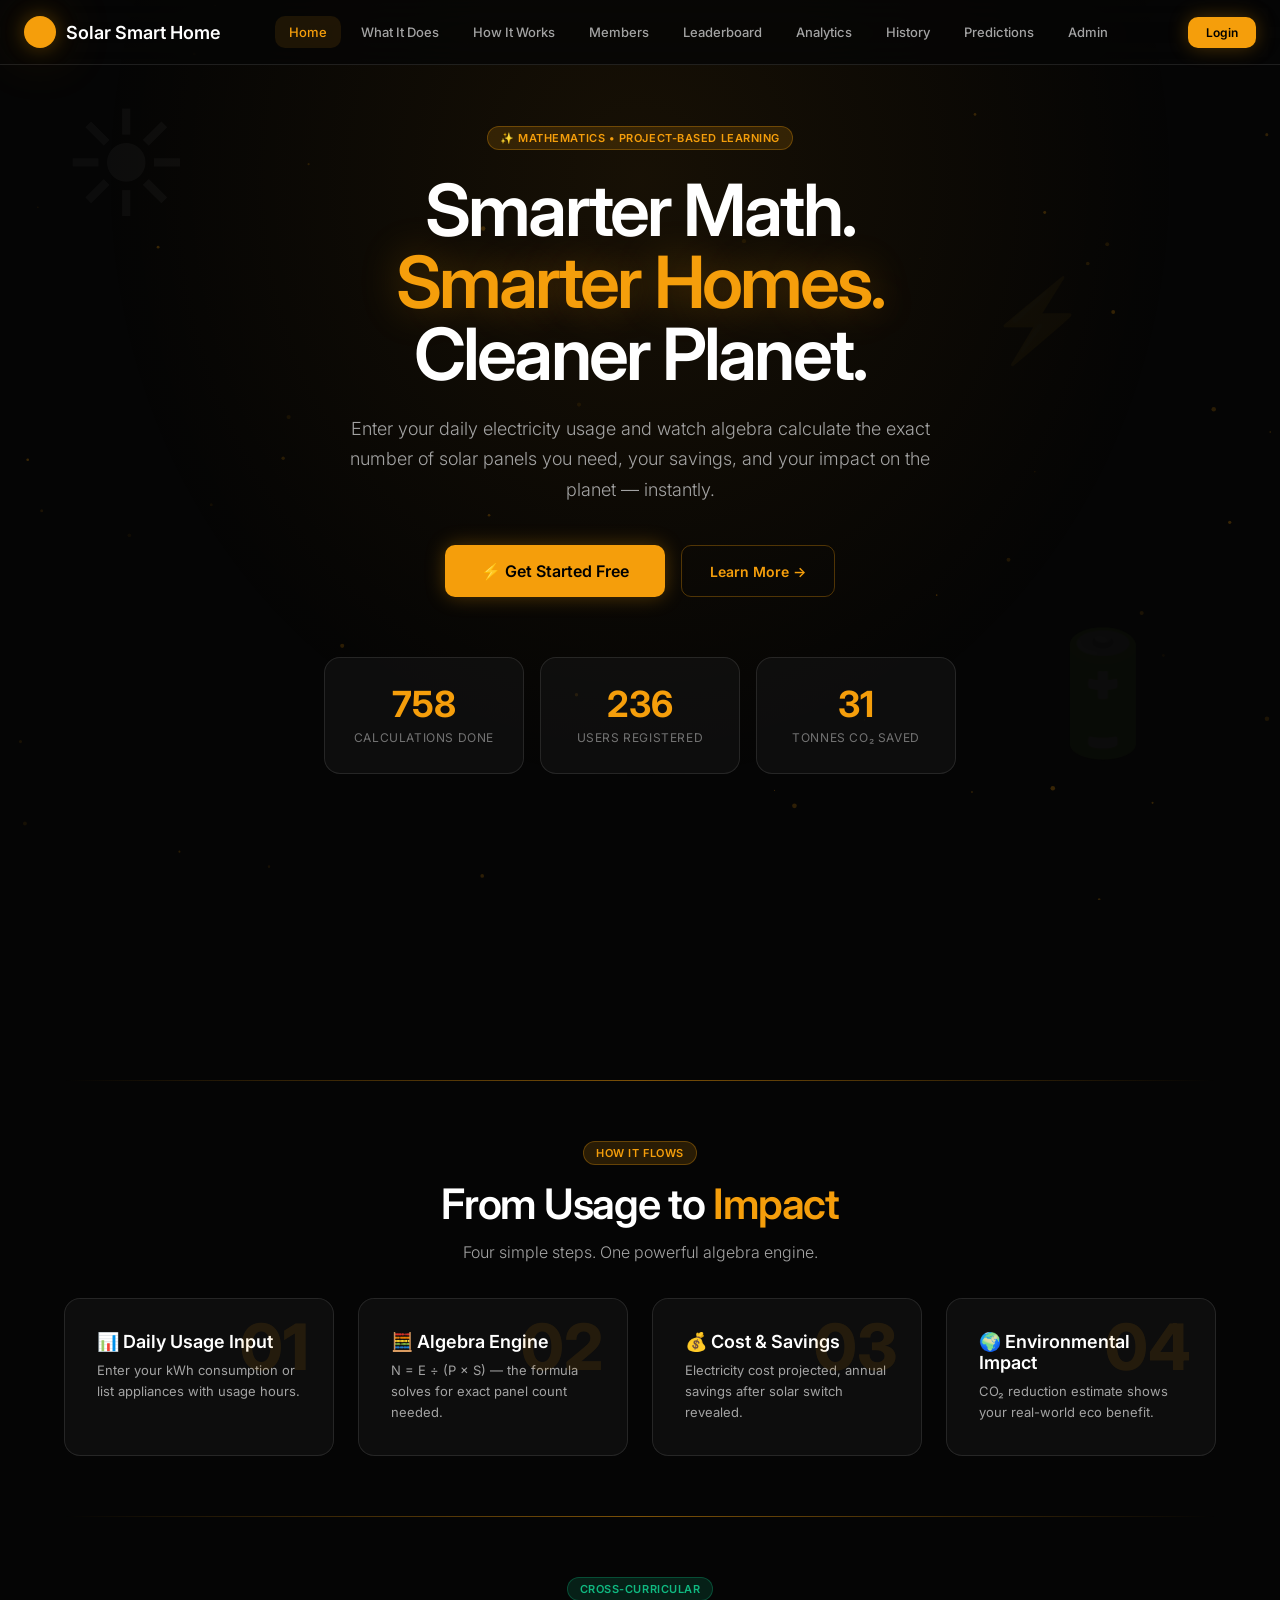
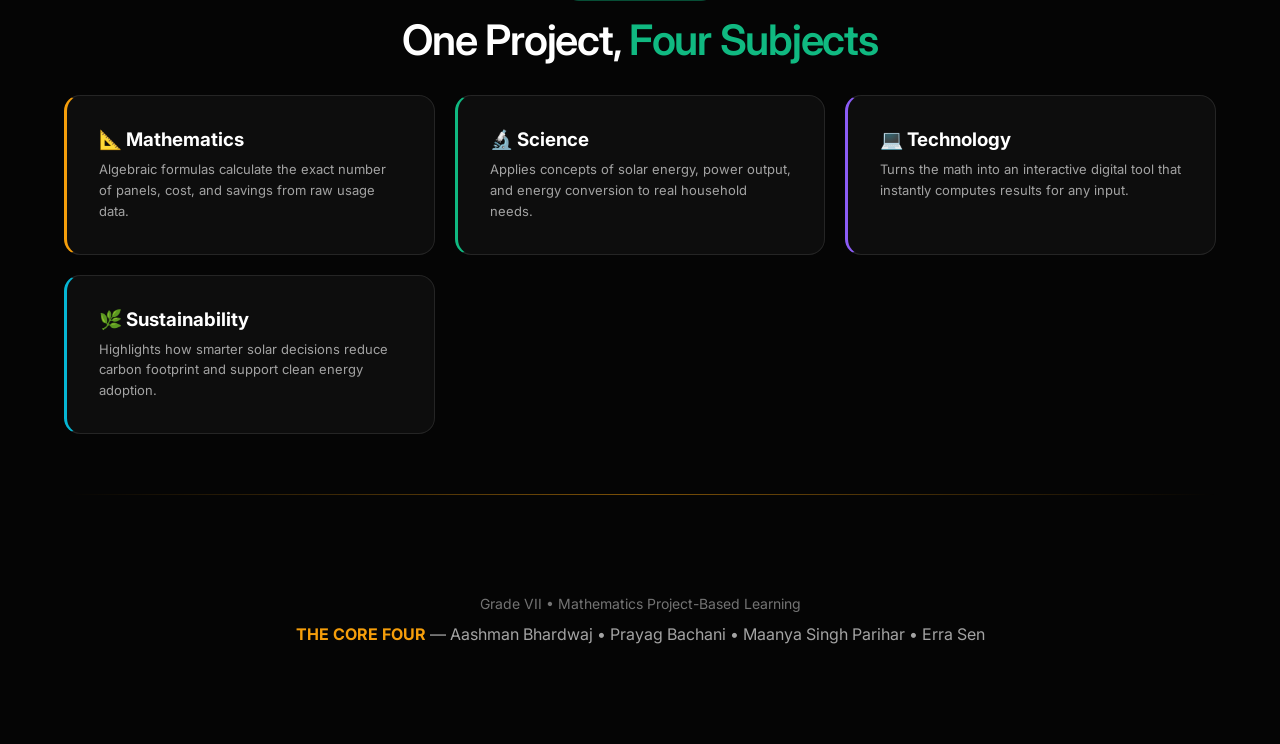
<file: index.html>
<!DOCTYPE html>
<html lang="en">
<head>
<meta charset="UTF-8"><meta name="viewport" content="width=device-width,initial-scale=1.0">
<title>Solar Smart Home - The Core Four</title>
<link rel="stylesheet" href="style.css">
</head>
<body>
<nav class="nav">
  <div class="nav-logo"><div class="sun"></div>Solar Smart Home</div>
  <button class="mobile-toggle" onclick="APP.mobileToggle()">☰</button>
  <div class="nav-links">
    <a href="index.html" class="active">Home</a>
    <a href="what-it-does.html">What It Does</a>
    <a href="how-it-extracts.html">How It Works</a>
    <a href="members.html">Members</a>
    <a href="leaderboard.html">Leaderboard</a>
    <a href="graphs.html">Analytics</a>
    <a href="history.html">History</a>
    <a href="prediction.html">Predictions</a>
    <a href="admin.html" class="auth-link">Admin</a>
  </div>
  <div class="nav-user">
    <span class="nav-username"></span>
    <a href="login.html" class="btn btn-primary btn-sm auth-link">Login</a>
    <a href="dashboard.html" class="btn btn-secondary btn-sm user-link hidden">Dashboard</a>
    <button onclick="APP.logout()" class="btn btn-ghost btn-sm user-link hidden">Logout</button>
  </div>
</nav>

<div class="hero">
  <div class="hero-bg"></div>
  <div class="solar-float" style="top:10%;left:5%">☀️</div>
  <div class="solar-float" style="bottom:15%;right:8%;animation-delay:2s">🔋</div>
  <div class="solar-float" style="top:30%;right:15%;font-size:80px;animation-delay:4s">⚡</div>
  <div style="position:relative;z-index:1;padding:0 24px">
    <div class="badge badge-amber fade-up" style="margin-bottom:24px">✨ Mathematics • Project-Based Learning</div>
    <h1 class="fade-up fade-up-d1">Smarter Math.<br><span class="accent">Smarter Homes.</span><br>Cleaner Planet.</h1>
    <p class="fade-up fade-up-d2">Enter your daily electricity usage and watch algebra calculate the exact number of solar panels you need, your savings, and your impact on the planet — instantly.</p>
    <div class="hero-buttons fade-up fade-up-d3">
      <a href="register.html" class="btn btn-primary" style="font-size:16px;padding:16px 36px">⚡ Get Started Free</a>
      <a href="what-it-does.html" class="btn btn-secondary">Learn More →</a>
    </div>
    <div class="stat-grid fade-up fade-up-d4" style="max-width:700px;margin:60px auto 0">
      <div class="stat-box"><div class="num" data-count="1247">0</div><div class="label">Calculations Done</div></div>
      <div class="stat-box"><div class="num" data-count="389">0</div><div class="label">Users Registered</div></div>
      <div class="stat-box"><div class="num" data-count="52">0</div><div class="label">Tonnes CO₂ Saved</div></div>
    </div>
  </div>
</div>

<div style="position:relative;z-index:1">
  <div class="container">
    <div class="glow-line"></div>
    <div class="text-center mb-8">
      <div class="badge badge-amber" style="margin-bottom:16px">How It Flows</div>
      <h2 class="section-title">From Usage to <span class="text-accent">Impact</span></h2>
      <p class="section-sub" style="margin:12px auto 0">Four simple steps. One powerful algebra engine.</p>
    </div>
    <div class="steps">
      <div class="card step fade-up"><h3>📊 Daily Usage Input</h3><p>Enter your kWh consumption or list appliances with usage hours.</p></div>
      <div class="card step fade-up fade-up-d1"><h3>🧮 Algebra Engine</h3><p>N = E ÷ (P × S) — the formula solves for exact panel count needed.</p></div>
      <div class="card step fade-up fade-up-d2"><h3>💰 Cost & Savings</h3><p>Electricity cost projected, annual savings after solar switch revealed.</p></div>
      <div class="card step fade-up fade-up-d3"><h3>🌍 Environmental Impact</h3><p>CO₂ reduction estimate shows your real-world eco benefit.</p></div>
    </div>
    <div class="glow-line"></div>
    <div class="text-center mb-8">
      <div class="badge badge-green" style="margin-bottom:16px">Cross-Curricular</div>
      <h2 class="section-title">One Project, <span class="text-green">Four Subjects</span></h2>
    </div>
    <div class="card-grid">
      <div class="card fade-up" style="border-left:3px solid var(--accent)">
        <h3 style="margin-bottom:8px">📐 Mathematics</h3>
        <p style="font-size:13px;color:var(--text2);line-height:1.6">Algebraic formulas calculate the exact number of panels, cost, and savings from raw usage data.</p>
      </div>
      <div class="card fade-up fade-up-d1" style="border-left:3px solid var(--green)">
        <h3 style="margin-bottom:8px">🔬 Science</h3>
        <p style="font-size:13px;color:var(--text2);line-height:1.6">Applies concepts of solar energy, power output, and energy conversion to real household needs.</p>
      </div>
      <div class="card fade-up fade-up-d2" style="border-left:3px solid #8b5cf6">
        <h3 style="margin-bottom:8px">💻 Technology</h3>
        <p style="font-size:13px;color:var(--text2);line-height:1.6">Turns the math into an interactive digital tool that instantly computes results for any input.</p>
      </div>
      <div class="card fade-up fade-up-d3" style="border-left:3px solid #06b6d4">
        <h3 style="margin-bottom:8px">🌿 Sustainability</h3>
        <p style="font-size:13px;color:var(--text2);line-height:1.6">Highlights how smarter solar decisions reduce carbon footprint and support clean energy adoption.</p>
      </div>
    </div>
    <div class="glow-line"></div>
    <div class="text-center" style="padding:40px 0">
      <p style="font-size:14px;color:var(--muted)">Grade VII • Mathematics Project-Based Learning</p>
      <p style="font-size:16px;color:var(--text2);margin-top:12px"><strong class="text-accent">THE CORE FOUR</strong> — Aashman Bhardwaj • Prayag Bachani • Maanya Singh Parihar • Erra Sen</p>
    </div>
  </div>
</div>

<script src="app.js"></script>
<script>
document.addEventListener('DOMContentLoaded', function() {
  document.querySelectorAll('.num[data-count]').forEach(function(el) {
    APP.animateCounter(el, parseInt(el.dataset.count), 2500);
  });
});
</script>
</body>
</html>
</file>
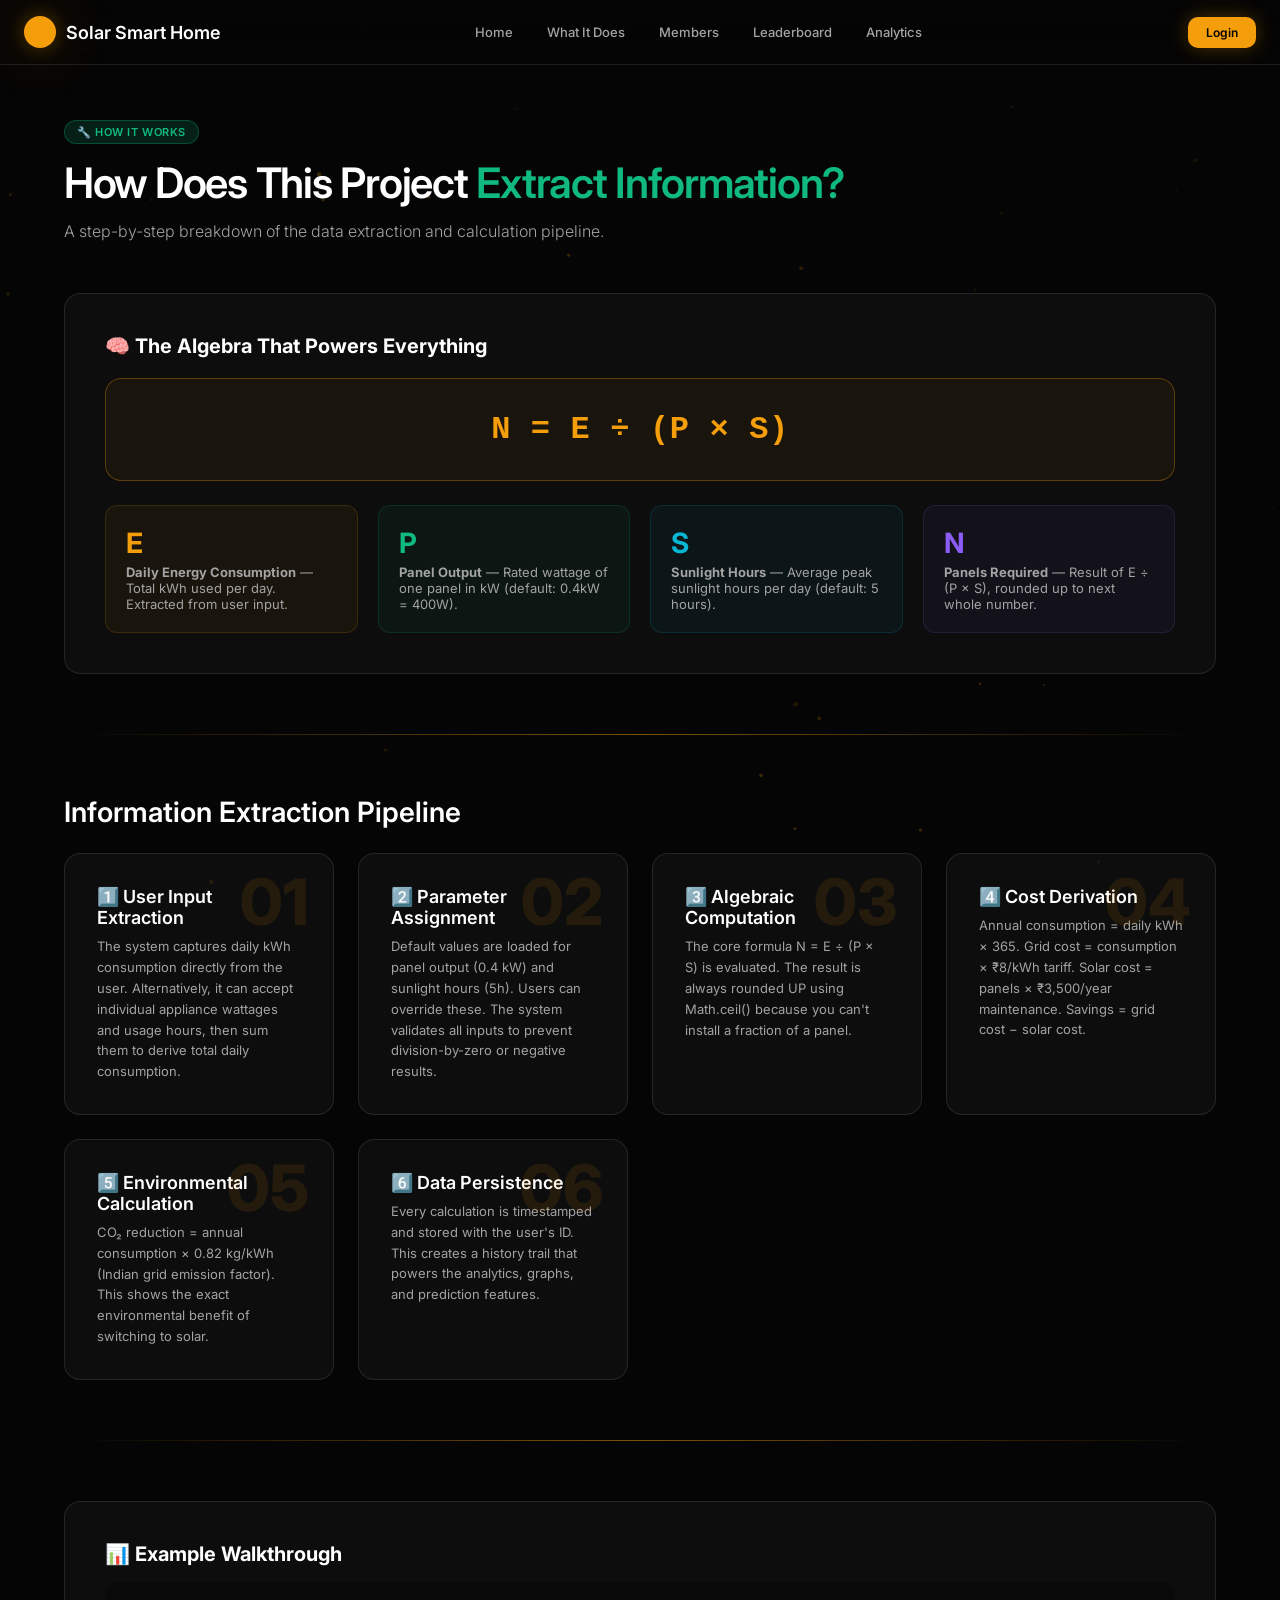
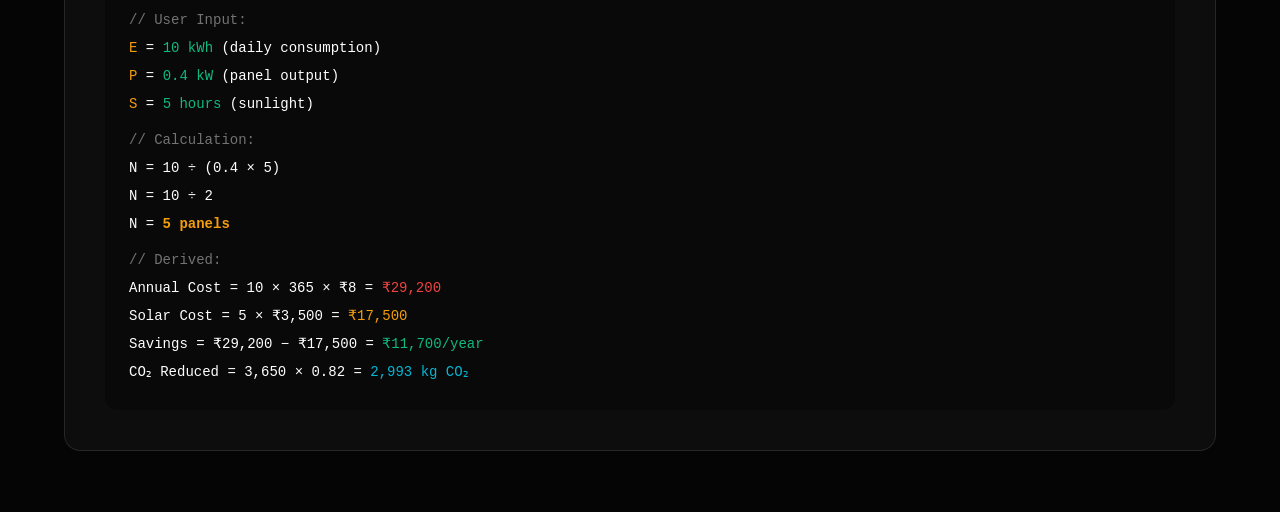
<file: how-it-extracts.html>
<!DOCTYPE html>
<html lang="en">
<head>
<meta charset="UTF-8"><meta name="viewport" content="width=device-width,initial-scale=1.0">
<title>How It Extracts Information - Solar Smart Home</title>
<link rel="stylesheet" href="style.css">
</head>
<body>
<nav class="nav">
  <div class="nav-logo"><div class="sun"></div>Solar Smart Home</div>
  <button class="mobile-toggle" onclick="APP.mobileToggle()">☰</button>
  <div class="nav-links">
    <a href="index.html">Home</a><a href="what-it-does.html">What It Does</a><a href="members.html">Members</a>
    <a href="leaderboard.html">Leaderboard</a><a href="graphs.html">Analytics</a>
  </div>
  <div class="nav-user">
    <span class="nav-username"></span>
    <a href="login.html" class="btn btn-primary btn-sm auth-link">Login</a>
    <a href="dashboard.html" class="btn btn-secondary btn-sm user-link hidden">Dashboard</a>
    <button onclick="APP.logout()" class="btn btn-ghost btn-sm user-link hidden">Logout</button>
  </div>
</nav>

<div class="container">
  <div class="page-header fade-up">
    <div class="badge badge-green">🔧 How It Works</div>
    <h1 class="section-title">How Does This Project <span class="text-green">Extract Information?</span></h1>
    <p class="section-sub">A step-by-step breakdown of the data extraction and calculation pipeline.</p>
  </div>
  <div class="card fade-up" style="padding:40px;margin-bottom:32px">
    <h2 style="font-size:20px;margin-bottom:20px">🧠 The Algebra That Powers Everything</h2>
    <div class="formula-box" style="margin:0"><div class="formula" style="font-size:32px">N = E ÷ (P × S)</div></div>
    <div style="display:grid;grid-template-columns:repeat(auto-fit,minmax(200px,1fr));gap:20px;margin-top:24px">
      <div style="padding:20px;background:rgba(245,158,11,.05);border-radius:12px;border:1px solid rgba(245,158,11,.15)">
        <div style="font-size:28px;font-weight:700;color:var(--accent)">E</div>
        <div style="font-size:13px;color:var(--text2);margin-top:4px"><strong>Daily Energy Consumption</strong> — Total kWh used per day. Extracted from user input.</div>
      </div>
      <div style="padding:20px;background:rgba(16,185,129,.05);border-radius:12px;border:1px solid rgba(16,185,129,.15)">
        <div style="font-size:28px;font-weight:700;color:var(--green)">P</div>
        <div style="font-size:13px;color:var(--text2);margin-top:4px"><strong>Panel Output</strong> — Rated wattage of one panel in kW (default: 0.4kW = 400W).</div>
      </div>
      <div style="padding:20px;background:rgba(6,182,212,.05);border-radius:12px;border:1px solid rgba(6,182,212,.15)">
        <div style="font-size:28px;font-weight:700;color:#06b6d4">S</div>
        <div style="font-size:13px;color:var(--text2);margin-top:4px"><strong>Sunlight Hours</strong> — Average peak sunlight hours per day (default: 5 hours).</div>
      </div>
      <div style="padding:20px;background:rgba(139,92,246,.05);border-radius:12px;border:1px solid rgba(139,92,246,.15)">
        <div style="font-size:28px;font-weight:700;color:#8b5cf6">N</div>
        <div style="font-size:13px;color:var(--text2);margin-top:4px"><strong>Panels Required</strong> — Result of E ÷ (P × S), rounded up to next whole number.</div>
      </div>
    </div>
  </div>
  <div class="glow-line"></div>
  <h2 style="font-size:28px;font-weight:600;margin-bottom:24px" class="fade-up fade-up-d1">Information Extraction Pipeline</h2>
  <div class="steps fade-up fade-up-d2">
    <div class="card step"><h3>1️⃣ User Input Extraction</h3><p>The system captures daily kWh consumption directly from the user. Alternatively, it can accept individual appliance wattages and usage hours, then sum them to derive total daily consumption.</p></div>
    <div class="card step"><h3>2️⃣ Parameter Assignment</h3><p>Default values are loaded for panel output (0.4 kW) and sunlight hours (5h). Users can override these. The system validates all inputs to prevent division-by-zero or negative results.</p></div>
    <div class="card step"><h3>3️⃣ Algebraic Computation</h3><p>The core formula N = E ÷ (P × S) is evaluated. The result is always rounded UP using Math.ceil() because you can't install a fraction of a panel.</p></div>
    <div class="card step"><h3>4️⃣ Cost Derivation</h3><p>Annual consumption = daily kWh × 365. Grid cost = consumption × ₹8/kWh tariff. Solar cost = panels × ₹3,500/year maintenance. Savings = grid cost − solar cost.</p></div>
    <div class="card step"><h3>5️⃣ Environmental Calculation</h3><p>CO₂ reduction = annual consumption × 0.82 kg/kWh (Indian grid emission factor). This shows the exact environmental benefit of switching to solar.</p></div>
    <div class="card step"><h3>6️⃣ Data Persistence</h3><p>Every calculation is timestamped and stored with the user's ID. This creates a history trail that powers the analytics, graphs, and prediction features.</p></div>
  </div>
  <div class="glow-line"></div>
  <div class="card fade-up fade-up-d3" style="padding:40px">
    <h2 style="font-size:20px;margin-bottom:16px">📊 Example Walkthrough</h2>
    <div style="background:rgba(0,0,0,.3);padding:24px;border-radius:12px;font-family:monospace;font-size:14px;line-height:2">
      <div><span style="color:var(--muted)">// User Input:</span></div>
      <div><span style="color:var(--accent)">E</span> = <span style="color:var(--green)">10 kWh</span> (daily consumption)</div>
      <div><span style="color:var(--accent)">P</span> = <span style="color:var(--green)">0.4 kW</span> (panel output)</div>
      <div><span style="color:var(--accent)">S</span> = <span style="color:var(--green)">5 hours</span> (sunlight)</div>
      <div style="margin-top:8px"><span style="color:var(--muted)">// Calculation:</span></div>
      <div>N = 10 ÷ (0.4 × 5)</div>
      <div>N = 10 ÷ 2</div>
      <div>N = <span style="color:var(--accent);font-weight:700">5 panels</span></div>
      <div style="margin-top:8px"><span style="color:var(--muted)">// Derived:</span></div>
      <div>Annual Cost = 10 × 365 × ₹8 = <span style="color:var(--red)">₹29,200</span></div>
      <div>Solar Cost = 5 × ₹3,500 = <span style="color:var(--accent)">₹17,500</span></div>
      <div>Savings = ₹29,200 − ₹17,500 = <span style="color:var(--green)">₹11,700/year</span></div>
      <div>CO₂ Reduced = 3,650 × 0.82 = <span style="color:#06b6d4">2,993 kg CO₂</span></div>
    </div>
  </div>
</div>

<script src="app.js"></script>
</body>
</html>
</file>
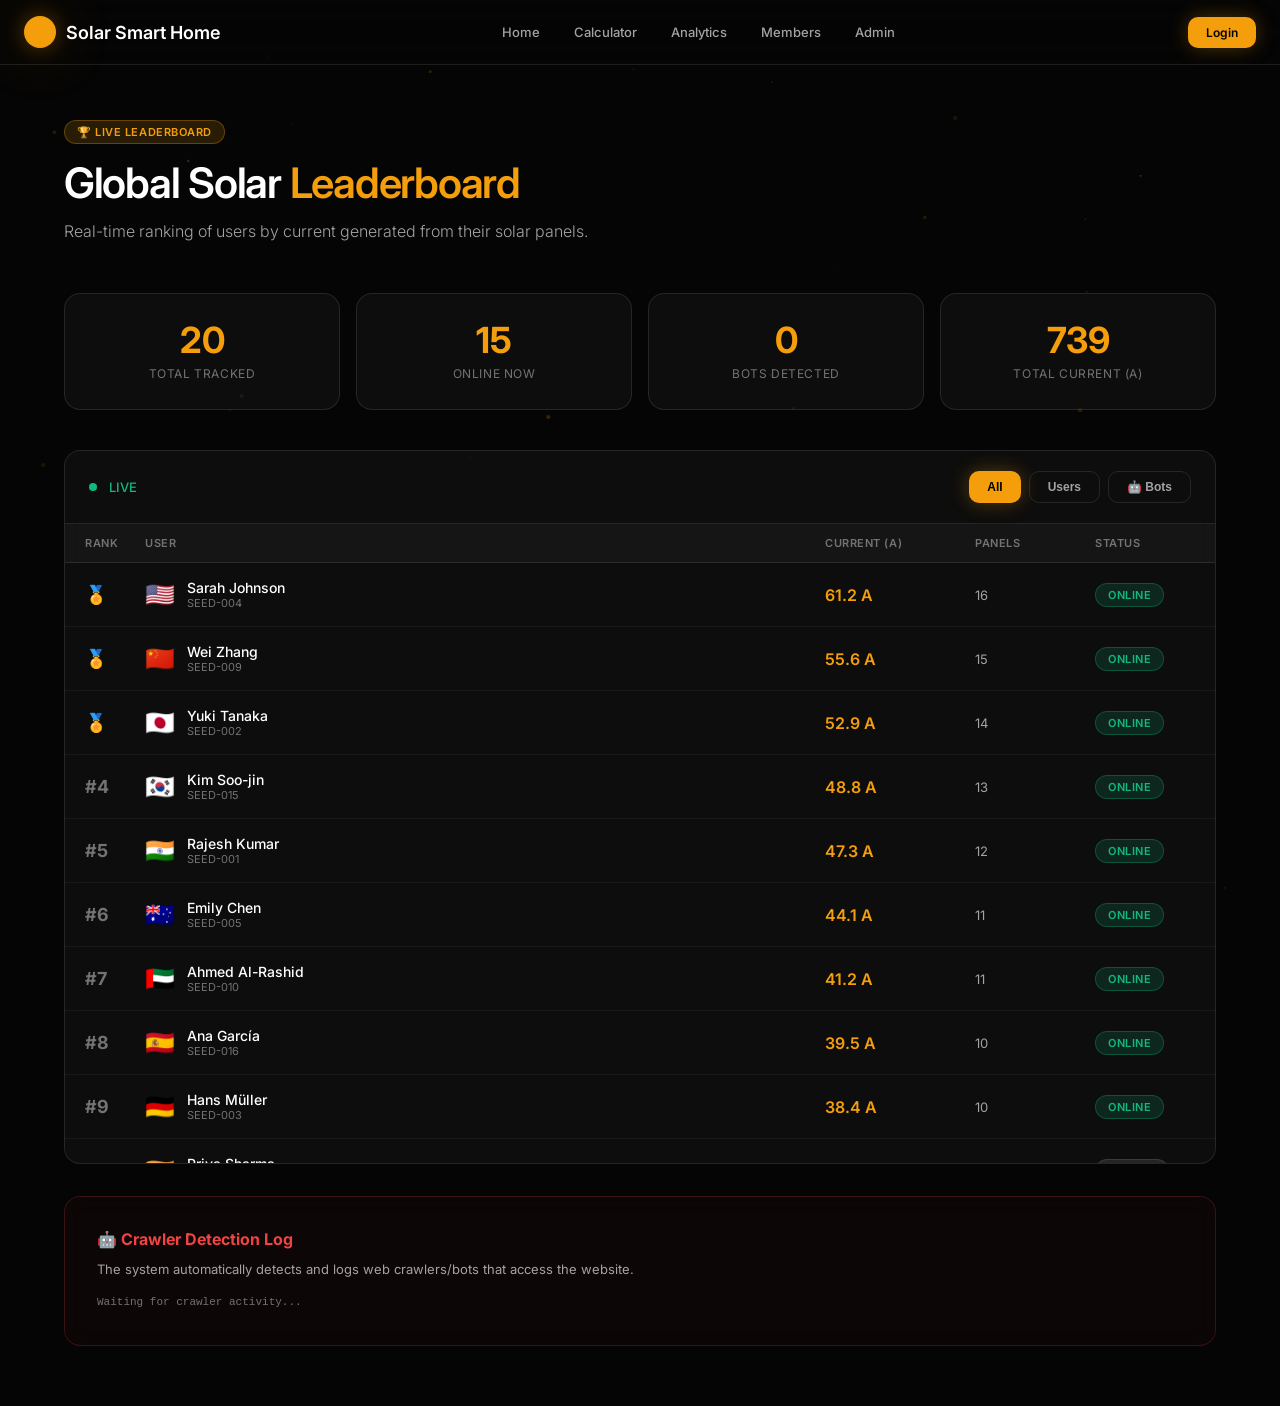
<file: leaderboard.html>
<!DOCTYPE html>
<html lang="en">
<head>
<meta charset="UTF-8"><meta name="viewport" content="width=device-width,initial-scale=1.0">
<title>Live Leaderboard - Solar Smart Home</title>
<link rel="stylesheet" href="style.css">
</head>
<body>
<nav class="nav">
  <div class="nav-logo"><div class="sun"></div>Solar Smart Home</div>
  <button class="mobile-toggle" onclick="APP.mobileToggle()">☰</button>
  <div class="nav-links">
    <a href="index.html">Home</a><a href="dashboard.html">Calculator</a><a href="graphs.html">Analytics</a>
    <a href="members.html">Members</a><a href="admin.html" class="auth-link">Admin</a>
  </div>
  <div class="nav-user">
    <span class="nav-username"></span>
    <a href="login.html" class="btn btn-primary btn-sm auth-link">Login</a>
    <a href="dashboard.html" class="btn btn-secondary btn-sm user-link hidden">Dashboard</a>
    <button onclick="APP.logout()" class="btn btn-ghost btn-sm user-link hidden">Logout</button>
  </div>
</nav>

<div class="container">
  <div class="page-header fade-up">
    <div class="badge badge-amber">🏆 Live Leaderboard</div>
    <h1 class="section-title">Global Solar <span class="text-accent">Leaderboard</span></h1>
    <p class="section-sub">Real-time ranking of users by current generated from their solar panels.</p>
  </div>
  <div class="stat-grid fade-up fade-up-d1">
    <div class="stat-box"><div class="num" id="lbTotalUsers">0</div><div class="label">Total Tracked</div></div>
    <div class="stat-box"><div class="num" id="lbOnline">0</div><div class="label">Online Now</div></div>
    <div class="stat-box"><div class="num" id="lbBots">0</div><div class="label">Bots Detected</div></div>
    <div class="stat-box"><div class="num" id="lbTotalCurrent">0</div><div class="label">Total Current (A)</div></div>
  </div>
  <div class="card fade-up fade-up-d2" style="padding:0;overflow:hidden">
    <div style="padding:20px 24px;border-bottom:1px solid var(--border);display:flex;justify-content:space-between;align-items:center;flex-wrap:wrap;gap:12px">
      <div style="display:flex;align-items:center;gap:12px">
        <div style="width:8px;height:8px;border-radius:50%;background:var(--green);animation:glow-pulse 1.5s ease infinite"></div>
        <span style="font-size:13px;color:var(--green);font-weight:500">LIVE</span>
      </div>
      <div style="display:flex;gap:8px">
        <button onclick="filterLB('all')" class="btn btn-sm btn-primary lb-filter" data-filter="all">All</button>
        <button onclick="filterLB('users')" class="btn btn-sm btn-ghost lb-filter" data-filter="users">Users</button>
        <button onclick="filterLB('bots')" class="btn btn-sm btn-ghost lb-filter" data-filter="bots">🤖 Bots</button>
      </div>
    </div>
    <div class="leaderboard-header"><div>Rank</div><div>User</div><div>Current (A)</div><div>Panels</div><div>Status</div></div>
    <div id="leaderboardBody" style="max-height:600px;overflow-y:auto"></div>
  </div>
  <div class="card fade-up fade-up-d3 mt-8" style="border:1px solid rgba(239,68,68,.2);background:rgba(239,68,68,.03)">
    <h3 style="font-size:16px;margin-bottom:12px;color:var(--red)">🤖 Crawler Detection Log</h3>
    <p style="font-size:13px;color:var(--text2);margin-bottom:16px">The system automatically detects and logs web crawlers/bots that access the website.</p>
    <div id="crawlerLog" style="font-family:monospace;font-size:11px;color:var(--muted);max-height:150px;overflow-y:auto;line-height:1.8">Waiting for crawler activity...</div>
  </div>
</div>

<script src="app.js"></script>
<script>
var currentFilter = 'all';

function renderLeaderboard() {
  var lb = APP.getLeaderboard();
  lb.forEach(function(e){ if(!e.isBot) e.current += (Math.random()-.5)*.2; });
  lb.sort(function(a,b){return b.current - a.current;});
  lb.forEach(function(e,i){ e.rank = i+1; });
  localStorage.setItem('solarLeaderboard', JSON.stringify(lb));
  var filtered = lb;
  if (currentFilter === 'users') filtered = lb.filter(function(e){return !e.isBot;});
  if (currentFilter === 'bots') filtered = lb.filter(function(e){return e.isBot;});
  var body = document.getElementById('leaderboardBody');
  var html = '';
  filtered.forEach(function(e) {
    html += '<div class="leaderboard-row" style="'+(e.isBot?'opacity:.6;background:rgba(239,68,68,.02)':'')+'">';
    html += '<div class="rank '+(e.rank<=3?'top':'')+'">'+(e.rank<=3?'🏅':'#'+e.rank)+'</div>';
    html += '<div class="user-info"><span class="flag">'+e.flag+'</span><div><div class="name">'+e.name+(e.isBot?' <span style="font-size:10px">🤖</span>':'')+'</div><div class="id">'+e.id+'</div></div></div>';
    html += '<div class="current">'+e.current.toFixed(1)+' A</div>';
    html += '<div class="panels">'+(e.panels||'—')+'</div>';
    html += '<div class="status"><span class="badge '+(e.status==='online'?'badge-green':e.status==='crawling'?'badge-red':'badge-white')+'">'+e.status+'</span></div>';
    html += '</div>';
  });
  body.innerHTML = html;
  document.getElementById('lbTotalUsers').textContent = lb.length;
  document.getElementById('lbOnline').textContent = lb.filter(function(e){return e.status==='online';}).length;
  document.getElementById('lbBots').textContent = lb.filter(function(e){return e.isBot;}).length;
  document.getElementById('lbTotalCurrent').textContent = lb.reduce(function(s,e){return s+e.current;},0).toFixed(0);
}

function filterLB(f) {
  currentFilter = f;
  document.querySelectorAll('.lb-filter').forEach(function(b){
    if(b.getAttribute('data-filter') === f){ b.className = 'btn btn-sm btn-primary lb-filter'; }
    else { b.className = 'btn btn-sm btn-ghost lb-filter'; }
  });
  renderLeaderboard();
}

function simulateBot() {
  if (Math.random() > 0.7) {
    APP.addBotToLeaderboard();
    var log = document.getElementById('crawlerLog');
    var bots = ['Googlebot/2.1','Bingbot/2.0','Slurp/3.0','DuckDuckBot/1.1','AhrefsBot/7.0','SemrushBot/3.0','MJ12bot/1.0'];
    var bot = bots[Math.floor(Math.random()*bots.length)];
    var ip = Math.floor(Math.random()*255)+'.'+Math.floor(Math.random()*255)+'.'+Math.floor(Math.random()*255)+'.'+Math.floor(Math.random()*255);
    log.innerHTML = '<div>['+new Date().toLocaleTimeString()+'] DETECTED: '+bot+' | IP: '+ip+' | Status: BLOCKED</div>' + log.innerHTML;
  }
}

document.addEventListener('DOMContentLoaded', function() {
  renderLeaderboard();
  setInterval(renderLeaderboard, 5000);
  setInterval(simulateBot, 8000);
  APP.updateNav();
});
</script>
</body>
</html>
</file>
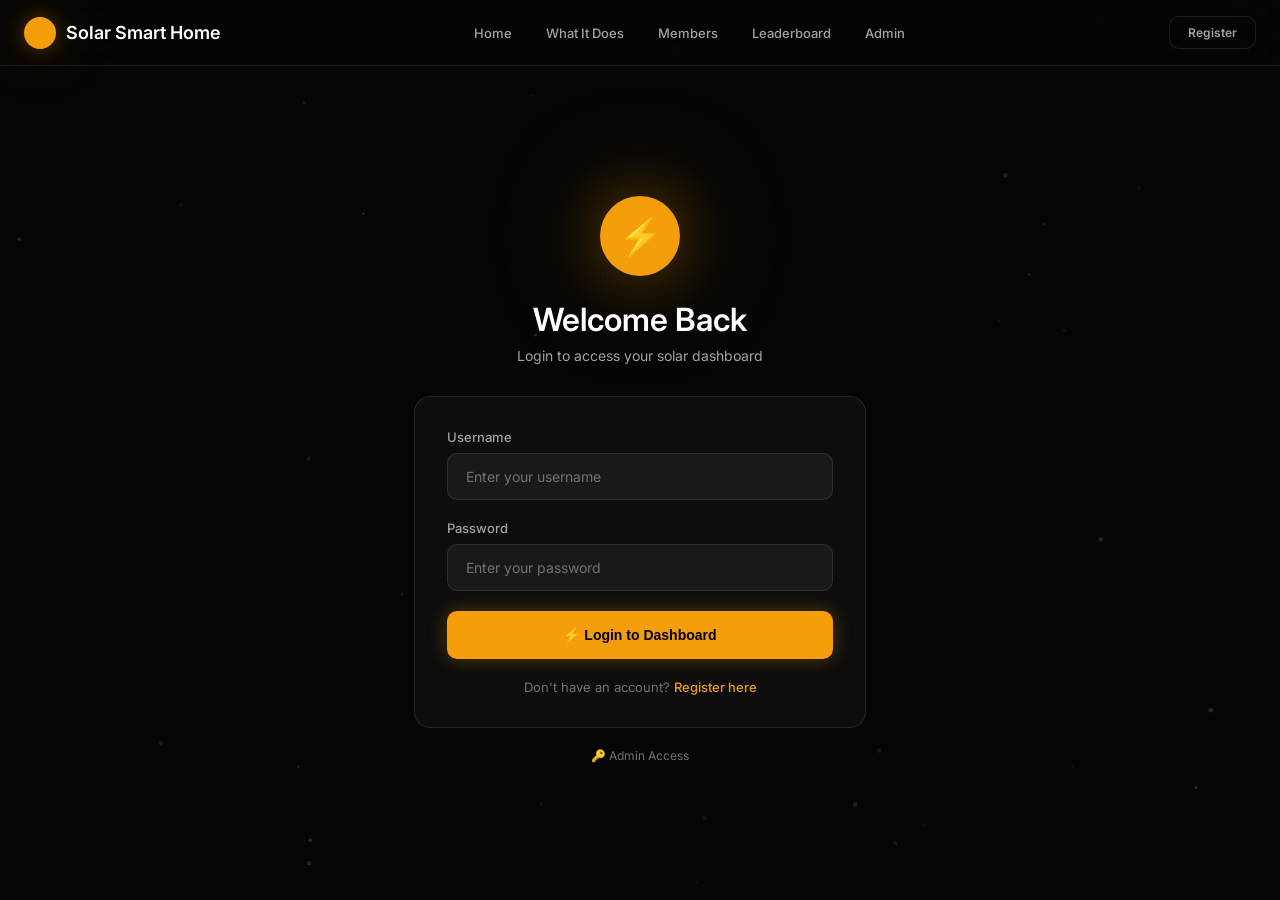
<file: login.html>
<!DOCTYPE html>
<html lang="en">
<head>
<meta charset="UTF-8"><meta name="viewport" content="width=device-width,initial-scale=1.0">
<title>Login - Solar Smart Home</title>
<link rel="stylesheet" href="style.css">
</head>
<body>
<nav class="nav">
  <div class="nav-logo"><div class="sun"></div>Solar Smart Home</div>
  <button class="mobile-toggle" onclick="APP.mobileToggle()">☰</button>
  <div class="nav-links">
    <a href="index.html">Home</a><a href="what-it-does.html">What It Does</a><a href="members.html">Members</a>
    <a href="leaderboard.html">Leaderboard</a><a href="admin.html" class="auth-link">Admin</a>
  </div>
  <div class="nav-user">
    <span class="nav-username"></span>
    <a href="register.html" class="btn btn-ghost btn-sm auth-link">Register</a>
    <a href="dashboard.html" class="btn btn-secondary btn-sm user-link hidden">Dashboard</a>
  </div>
</nav>

<div class="container-sm" style="display:flex;align-items:center;min-height:100vh">
  <div style="width:100%">
    <div class="text-center mb-8 fade-up">
      <div style="width:80px;height:80px;background:var(--accent);border-radius:50%;margin:0 auto 24px;display:flex;align-items:center;justify-content:center;font-size:36px;box-shadow:0 0 60px var(--glow),0 0 120px var(--glow);animation:pulse-sun 2s ease-in-out infinite">⚡</div>
      <h1 style="font-size:32px;font-weight:600;margin-bottom:8px">Welcome Back</h1>
      <p style="color:var(--text2);font-size:14px">Login to access your solar dashboard</p>
    </div>
    <div class="card fade-up fade-up-d1" id="loginCard">
      <form id="loginForm">
        <div class="input-group">
          <label>Username</label>
          <input type="text" id="username" placeholder="Enter your username" required autocomplete="username">
        </div>
        <div class="input-group">
          <label>Password</label>
          <input type="password" id="password" placeholder="Enter your password" required autocomplete="current-password">
        </div>
        <div id="loginError" class="hidden" style="color:var(--red);font-size:13px;margin-bottom:16px;padding:12px;background:rgba(239,68,68,.1);border-radius:8px;border:1px solid rgba(239,68,68,.2)"></div>
        <button type="submit" class="btn btn-primary w-full" style="justify-content:center;padding:16px" id="loginBtn">
          ⚡ Login to Dashboard
        </button>
      </form>
      <div style="text-align:center;margin-top:20px">
        <p style="font-size:13px;color:var(--muted)">Don't have an account? <a href="register.html" style="color:var(--accent);font-weight:500">Register here</a></p>
      </div>
    </div>
    <div class="text-center mt-4 fade-up fade-up-d2">
      <a href="admin.html" style="font-size:12px;color:var(--muted)">🔑 Admin Access</a>
    </div>
  </div>
</div>

<script src="app.js"></script>
<script>
document.addEventListener('DOMContentLoaded', function() {
  document.getElementById('loginForm').addEventListener('submit', function(e) {
    e.preventDefault();
    var btn = document.getElementById('loginBtn');
    var errEl = document.getElementById('loginError');
    var card = document.getElementById('loginCard');
    errEl.classList.add('hidden');
    btn.textContent = '🔄 Authenticating...';
    btn.disabled = true;

    setTimeout(function() {
      var result = APP.login(
        document.getElementById('username').value.trim(),
        document.getElementById('password').value
      );
      if (result.error) {
        errEl.textContent = result.error;
        errEl.classList.remove('hidden');
        card.classList.add('warning-flash');
        setTimeout(function() { card.classList.remove('warning-flash'); }, 600);
        btn.textContent = '⚡ Login to Dashboard';
        btn.disabled = false;
      } else {
        btn.textContent = '✅ Success!';
        btn.style.background = 'var(--green)';
        APP.toast('Welcome back, ' + result.user.name + '!', 'success');
        setTimeout(function() { window.location.href = 'dashboard.html'; }, 800);
      }
    }, 1200);
  });
});
</script>
</body>
</html>
</file>
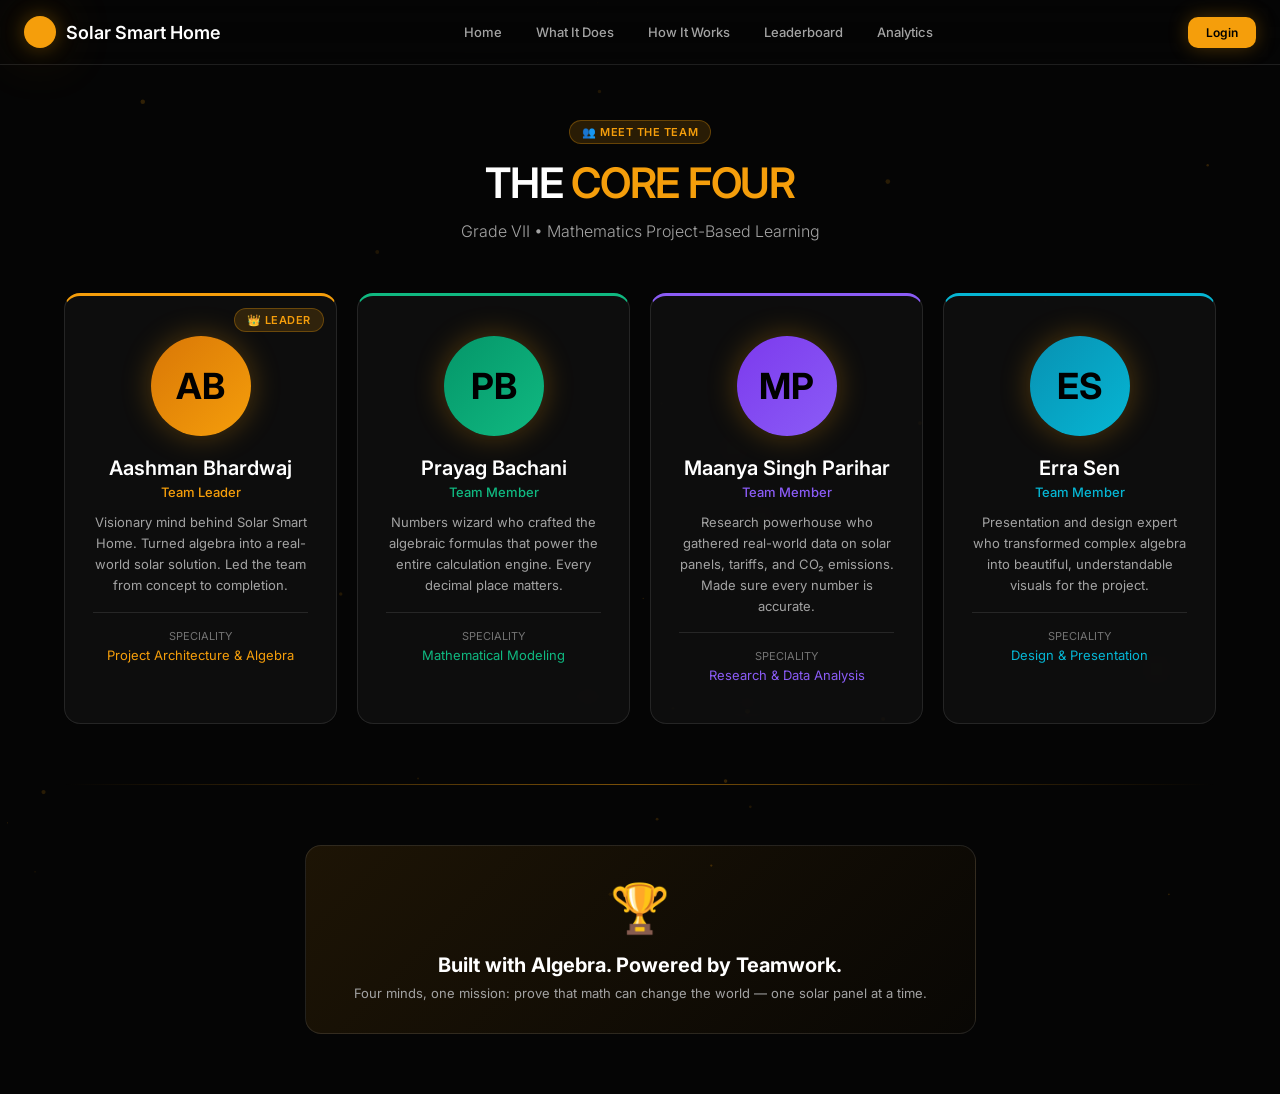
<file: members.html>
<!DOCTYPE html>
<html lang="en">
<head>
<meta charset="UTF-8"><meta name="viewport" content="width=device-width,initial-scale=1.0">
<title>Members - The Core Four</title>
<link rel="stylesheet" href="style.css">
</head>
<body>
<nav class="nav">
  <div class="nav-logo"><div class="sun"></div>Solar Smart Home</div>
  <button class="mobile-toggle" onclick="APP.mobileToggle()">☰</button>
  <div class="nav-links">
    <a href="index.html">Home</a><a href="what-it-does.html">What It Does</a><a href="how-it-extracts.html">How It Works</a>
    <a href="leaderboard.html">Leaderboard</a><a href="graphs.html">Analytics</a>
  </div>
  <div class="nav-user">
    <span class="nav-username"></span>
    <a href="login.html" class="btn btn-primary btn-sm auth-link">Login</a>
    <a href="dashboard.html" class="btn btn-secondary btn-sm user-link hidden">Dashboard</a>
    <button onclick="APP.logout()" class="btn btn-ghost btn-sm user-link hidden">Logout</button>
  </div>
</nav>

<div class="container">
  <div class="page-header text-center fade-up">
    <div class="badge badge-amber" style="margin-bottom:16px">👥 Meet The Team</div>
    <h1 class="section-title">THE <span class="text-accent">CORE FOUR</span></h1>
    <p class="section-sub" style="margin:12px auto 0">Grade VII • Mathematics Project-Based Learning</p>
  </div>
  <div class="card-grid" style="grid-template-columns:repeat(auto-fit,minmax(260px,1fr))">
    <div class="card member-card fade-up" style="border-top:3px solid var(--accent);position:relative;overflow:hidden">
      <div style="position:absolute;top:12px;right:12px"><span class="badge badge-amber">👑 Leader</span></div>
      <div class="avatar">AB</div>
      <h3>Aashman Bhardwaj</h3>
      <div class="role">Team Leader</div>
      <p>Visionary mind behind Solar Smart Home. Turned algebra into a real-world solar solution. Led the team from concept to completion.</p>
      <div style="margin-top:16px;padding-top:16px;border-top:1px solid var(--border)">
        <div style="font-size:11px;color:var(--muted);text-transform:uppercase">Speciality</div>
        <div style="font-size:13px;color:var(--accent);margin-top:4px">Project Architecture & Algebra</div>
      </div>
    </div>
    <div class="card member-card fade-up fade-up-d1" style="border-top:3px solid var(--green)">
      <div class="avatar" style="background:linear-gradient(135deg,#059669,#10b981)">PB</div>
      <h3>Prayag Bachani</h3>
      <div class="role" style="color:var(--green)">Team Member</div>
      <p>Numbers wizard who crafted the algebraic formulas that power the entire calculation engine. Every decimal place matters.</p>
      <div style="margin-top:16px;padding-top:16px;border-top:1px solid var(--border)">
        <div style="font-size:11px;color:var(--muted);text-transform:uppercase">Speciality</div>
        <div style="font-size:13px;color:var(--green);margin-top:4px">Mathematical Modeling</div>
      </div>
    </div>
    <div class="card member-card fade-up fade-up-d2" style="border-top:3px solid #8b5cf6">
      <div class="avatar" style="background:linear-gradient(135deg,#7c3aed,#8b5cf6)">MP</div>
      <h3>Maanya Singh Parihar</h3>
      <div class="role" style="color:#8b5cf6">Team Member</div>
      <p>Research powerhouse who gathered real-world data on solar panels, tariffs, and CO₂ emissions. Made sure every number is accurate.</p>
      <div style="margin-top:16px;padding-top:16px;border-top:1px solid var(--border)">
        <div style="font-size:11px;color:var(--muted);text-transform:uppercase">Speciality</div>
        <div style="font-size:13px;color:#8b5cf6;margin-top:4px">Research & Data Analysis</div>
      </div>
    </div>
    <div class="card member-card fade-up fade-up-d3" style="border-top:3px solid #06b6d4">
      <div class="avatar" style="background:linear-gradient(135deg,#0891b2,#06b6d4)">ES</div>
      <h3>Erra Sen</h3>
      <div class="role" style="color:#06b6d4">Team Member</div>
      <p>Presentation and design expert who transformed complex algebra into beautiful, understandable visuals for the project.</p>
      <div style="margin-top:16px;padding-top:16px;border-top:1px solid var(--border)">
        <div style="font-size:11px;color:var(--muted);text-transform:uppercase">Speciality</div>
        <div style="font-size:13px;color:#06b6d4;margin-top:4px">Design & Presentation</div>
      </div>
    </div>
  </div>
  <div class="glow-line"></div>
  <div class="text-center fade-up">
    <div class="card" style="display:inline-block;padding:32px 48px;background:linear-gradient(135deg,rgba(245,158,11,.1),rgba(245,158,11,.02))">
      <div style="font-size:48px;margin-bottom:16px">🏆</div>
      <h3 style="font-size:20px;margin-bottom:8px">Built with Algebra. Powered by Teamwork.</h3>
      <p style="font-size:13px;color:var(--text2)">Four minds, one mission: prove that math can change the world — one solar panel at a time.</p>
    </div>
  </div>
</div>

<script src="app.js"></script>
</body>
</html>
</file>
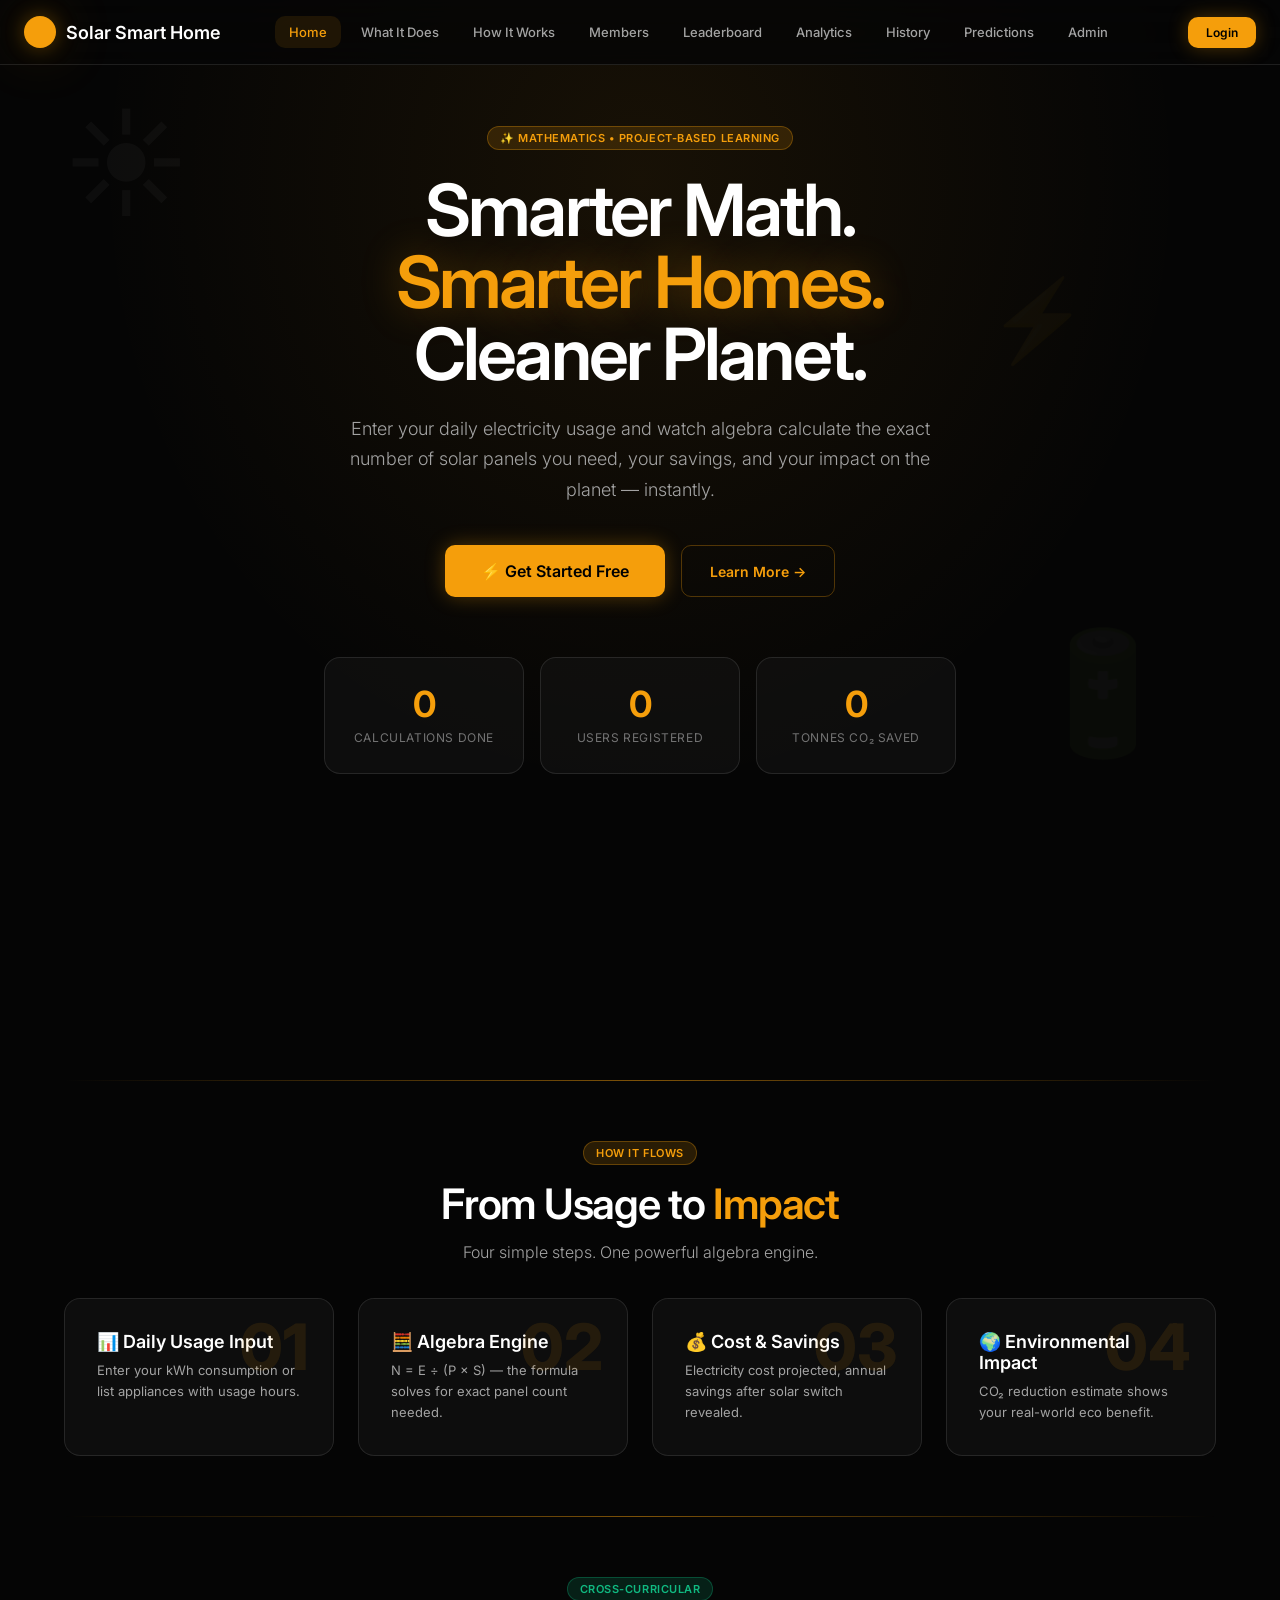
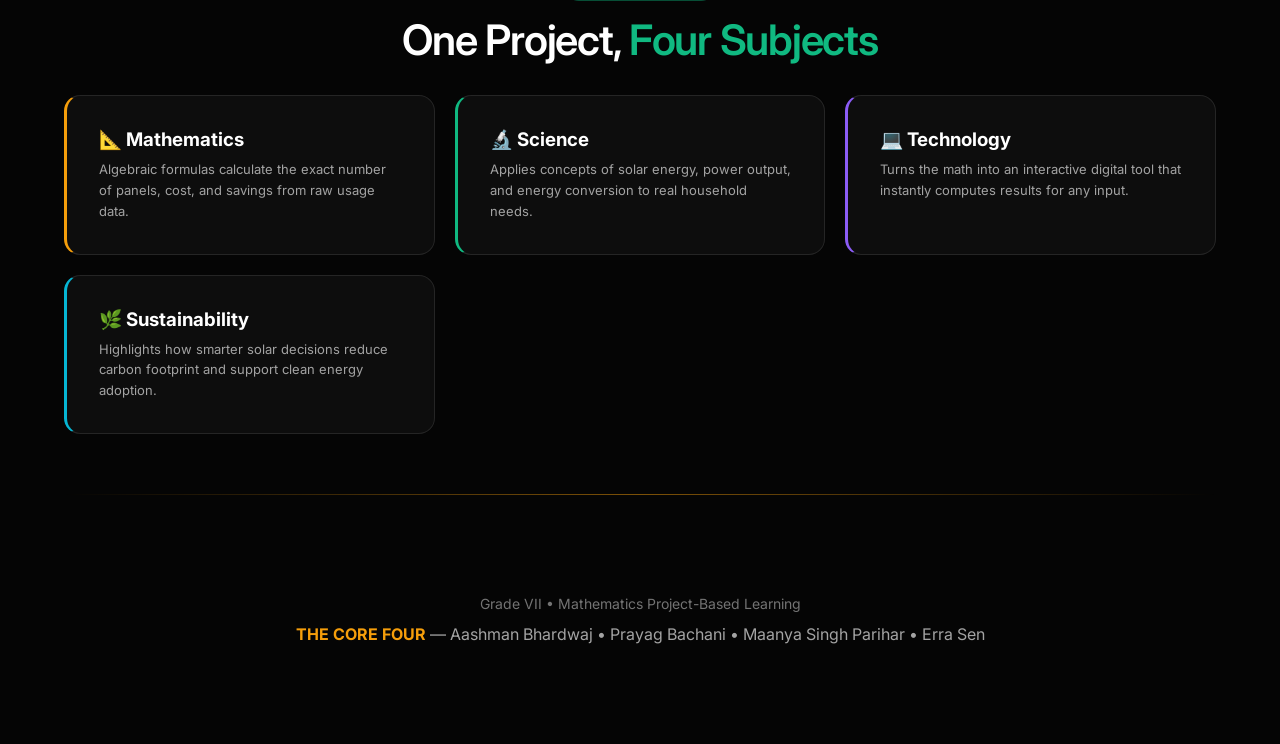
<file: PBLindex.html>
<!DOCTYPE html>
<html lang="en">
<head>
<meta charset="UTF-8"><meta name="viewport" content="width=device-width,initial-scale=1.0">
<title>Solar Smart Home - The Core Four</title>
<link rel="stylesheet" href="style.css">
</head>
<body>
<nav class="nav">
  <div class="nav-logo"><div class="sun"></div>Solar Smart Home</div>
  <button class="mobile-toggle" onclick="APP.mobileToggle()">☰</button>
  <div class="nav-links">
    <a href="index.html" class="active">Home</a>
    <a href="what-it-does.html">What It Does</a>
    <a href="how-it-extracts.html">How It Works</a>
    <a href="members.html">Members</a>
    <a href="leaderboard.html">Leaderboard</a>
    <a href="graphs.html">Analytics</a>
    <a href="history.html">History</a>
    <a href="prediction.html">Predictions</a>
    <a href="admin.html" class="auth-link">Admin</a>
  </div>
  <div class="nav-user">
    <span class="nav-username"></span>
    <a href="login.html" class="btn btn-primary btn-sm auth-link">Login</a>
    <a href="dashboard.html" class="btn btn-secondary btn-sm user-link hidden">Dashboard</a>
    <button onclick="APP.logout()" class="btn btn-ghost btn-sm user-link hidden">Logout</button>
  </div>
</nav>

<div class="hero">
  <div class="hero-bg"></div>
  <div class="solar-float" style="top:10%;left:5%">☀️</div>
  <div class="solar-float" style="bottom:15%;right:8%;animation-delay:2s">🔋</div>
  <div class="solar-float" style="top:30%;right:15%;font-size:80px;animation-delay:4s">⚡</div>
  <div style="position:relative;z-index:1;padding:0 24px">
    <div class="badge badge-amber fade-up" style="margin-bottom:24px">✨ Mathematics • Project-Based Learning</div>
    <h1 class="fade-up fade-up-d1">Smarter Math.<br><span class="accent">Smarter Homes.</span><br>Cleaner Planet.</h1>
    <p class="fade-up fade-up-d2">Enter your daily electricity usage and watch algebra calculate the exact number of solar panels you need, your savings, and your impact on the planet — instantly.</p>
    <div class="hero-buttons fade-up fade-up-d3">
      <a href="register.html" class="btn btn-primary" style="font-size:16px;padding:16px 36px">⚡ Get Started Free</a>
      <a href="what-it-does.html" class="btn btn-secondary">Learn More →</a>
    </div>

    <div class="stat-grid fade-up fade-up-d4" style="max-width:700px;margin:60px auto 0">
      <div class="stat-box">
        <div class="num" data-count="1247">0</div>
        <div class="label">Calculations Done</div>
      </div>
      <div class="stat-box">
        <div class="num" data-count="389">0</div>
        <div class="label">Users Registered</div>
      </div>
      <div class="stat-box">
        <div class="num" data-count="52">0</div>
        <div class="label">Tonnes CO₂ Saved</div>
      </div>
    </div>
  </div>
</div>

<div style="position:relative;z-index:1">
  <div class="container">
    <div class="glow-line"></div>
    <div class="text-center mb-8">
      <div class="badge badge-amber" style="margin-bottom:16px">How It Flows</div>
      <h2 class="section-title">From Usage to <span class="text-accent">Impact</span></h2>
      <p class="section-sub" style="margin:12px auto 0">Four simple steps. One powerful algebra engine.</p>
    </div>
    <div class="steps">
      <div class="card step fade-up"><h3>📊 Daily Usage Input</h3><p>Enter your kWh consumption or list appliances with usage hours.</p></div>
      <div class="card step fade-up fade-up-d1"><h3>🧮 Algebra Engine</h3><p>N = E ÷ (P × S) — the formula solves for exact panel count needed.</p></div>
      <div class="card step fade-up fade-up-d2"><h3>💰 Cost & Savings</h3><p>Electricity cost projected, annual savings after solar switch revealed.</p></div>
      <div class="card step fade-up fade-up-d3"><h3>🌍 Environmental Impact</h3><p>CO₂ reduction estimate shows your real-world eco benefit.</p></div>
    </div>

    <div class="glow-line"></div>
    <div class="text-center mb-8">
      <div class="badge badge-green" style="margin-bottom:16px">Cross-Curricular</div>
      <h2 class="section-title">One Project, <span class="text-green">Four Subjects</span></h2>
    </div>
    <div class="card-grid">
      <div class="card fade-up" style="border-left:3px solid var(--accent)">
        <h3 style="margin-bottom:8px">📐 Mathematics</h3>
        <p style="font-size:13px;color:var(--text2);line-height:1.6">Algebraic formulas calculate the exact number of panels, cost, and savings from raw usage data.</p>
      </div>
      <div class="card fade-up fade-up-d1" style="border-left:3px solid var(--green)">
        <h3 style="margin-bottom:8px">🔬 Science</h3>
        <p style="font-size:13px;color:var(--text2);line-height:1.6">Applies concepts of solar energy, power output, and energy conversion to real household needs.</p>
      </div>
      <div class="card fade-up fade-up-d2" style="border-left:3px solid #8b5cf6">
        <h3 style="margin-bottom:8px">💻 Technology</h3>
        <p style="font-size:13px;color:var(--text2);line-height:1.6">Turns the math into an interactive digital tool that instantly computes results for any input.</p>
      </div>
      <div class="card fade-up fade-up-d3" style="border-left:3px solid #06b6d4">
        <h3 style="margin-bottom:8px">🌿 Sustainability</h3>
        <p style="font-size:13px;color:var(--text2);line-height:1.6">Highlights how smarter solar decisions reduce carbon footprint and support clean energy adoption.</p>
      </div>
    </div>

    <div class="glow-line"></div>
    <div class="text-center" style="padding:40px 0">
      <p style="font-size:14px;color:var(--muted)">Grade VII • Mathematics Project-Based Learning</p>
      <p style="font-size:16px;color:var(--text2);margin-top:12px"><strong class="text-accent">THE CORE FOUR</strong> — Aashman Bhardwaj • Prayag Bachani • Maanya Singh Parihar • Erra Sen</p>
    </div>
  </div>
</div>

<script>
document.addEventListener('DOMContentLoaded', () => {
  document.querySelectorAll('.num[data-count]').forEach(el => {
    APP.animateCounter(el, parseInt(el.dataset.count), 2500);
  });
});
</script>
</body>
</html>
</file>
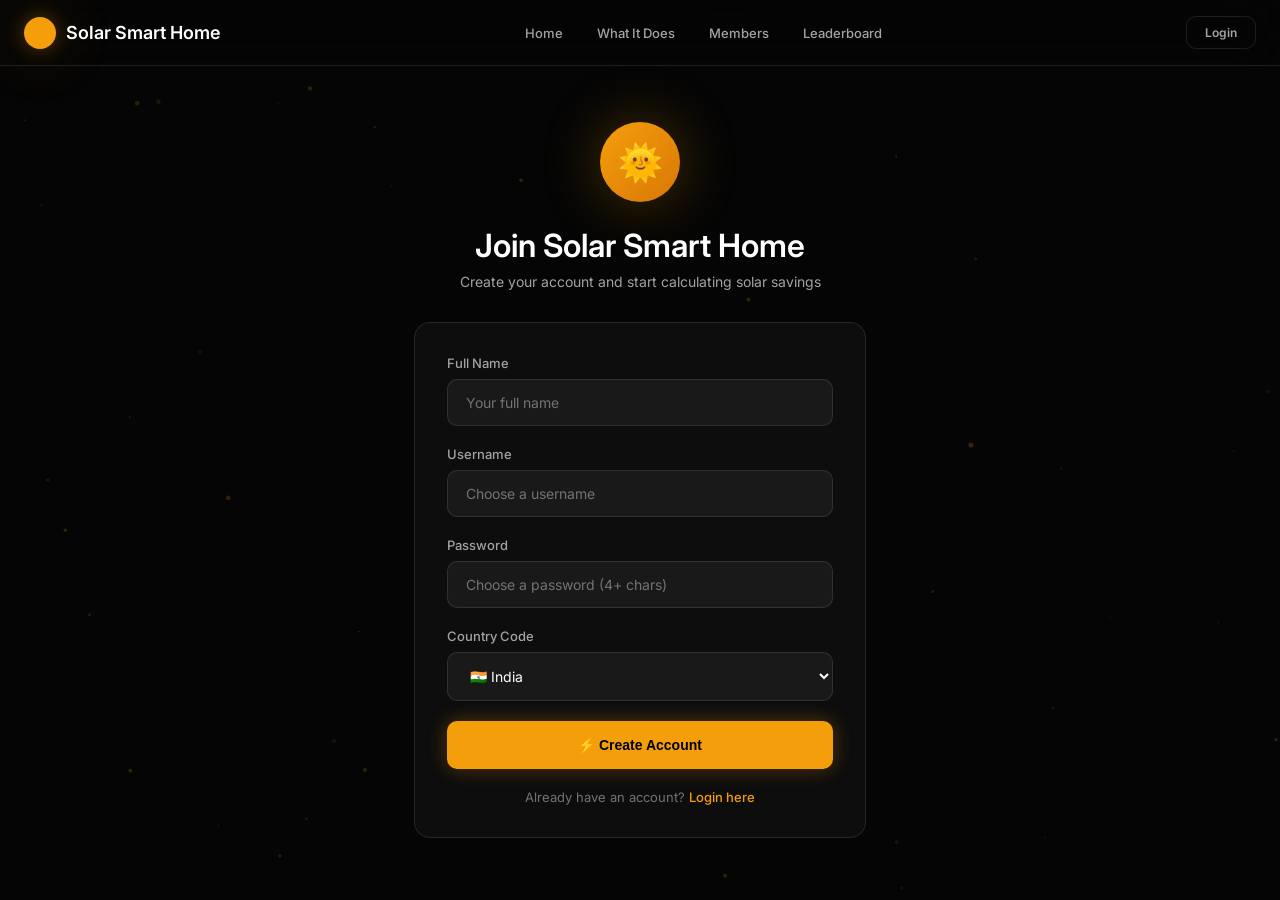
<file: register.html>
<!DOCTYPE html>
<html lang="en">
<head>
<meta charset="UTF-8"><meta name="viewport" content="width=device-width,initial-scale=1.0">
<title>Register - Solar Smart Home</title>
<link rel="stylesheet" href="style.css">
</head>
<body>
<nav class="nav">
  <div class="nav-logo"><div class="sun"></div>Solar Smart Home</div>
  <button class="mobile-toggle" onclick="APP.mobileToggle()">☰</button>
  <div class="nav-links">
    <a href="index.html">Home</a><a href="what-it-does.html">What It Does</a><a href="members.html">Members</a><a href="leaderboard.html">Leaderboard</a>
  </div>
  <div class="nav-user">
    <a href="login.html" class="btn btn-ghost btn-sm">Login</a>
  </div>
</nav>

<div class="container-sm" style="display:flex;align-items:center;min-height:100vh">
  <div style="width:100%">
    <div class="text-center mb-8 fade-up">
      <div style="width:80px;height:80px;background:linear-gradient(135deg,var(--accent),var(--accent-d));border-radius:50%;margin:0 auto 24px;display:flex;align-items:center;justify-content:center;font-size:36px;box-shadow:0 0 60px var(--glow);animation:rainbow 4s linear infinite">🌞</div>
      <h1 style="font-size:32px;font-weight:600;margin-bottom:8px">Join Solar Smart Home</h1>
      <p style="color:var(--text2);font-size:14px">Create your account and start calculating solar savings</p>
    </div>
    <div class="card fade-up fade-up-d1" id="regCard">
      <form id="regForm">
        <div class="input-group">
          <label>Full Name</label>
          <input type="text" id="fullname" placeholder="Your full name" required>
        </div>
        <div class="input-group">
          <label>Username</label>
          <input type="text" id="username" placeholder="Choose a username" required autocomplete="username">
        </div>
        <div class="input-group">
          <label>Password</label>
          <input type="password" id="password" placeholder="Choose a password (4+ chars)" required autocomplete="new-password">
        </div>
        <div class="input-group">
          <label>Country Code</label>
          <select id="country">
            <option value="IN">🇮🇳 India</option><option value="US">🇺🇸 USA</option><option value="GB">🇬🇧 UK</option>
            <option value="DE">🇩🇪 Germany</option><option value="JP">🇯🇵 Japan</option><option value="AU">🇦🇺 Australia</option>
            <option value="BR">🇧🇷 Brazil</option><option value="CN">🇨🇳 China</option><option value="AE">🇦🇪 UAE</option>
            <option value="OTHER">🌍 Other</option>
          </select>
        </div>
        <div id="regError" class="hidden" style="color:var(--red);font-size:13px;margin-bottom:16px;padding:12px;background:rgba(239,68,68,.1);border-radius:8px;border:1px solid rgba(239,68,68,.2)"></div>
        <button type="submit" class="btn btn-primary w-full" style="justify-content:center;padding:16px" id="regBtn">⚡ Create Account</button>
      </form>
      <div style="text-align:center;margin-top:20px">
        <p style="font-size:13px;color:var(--muted)">Already have an account? <a href="login.html" style="color:var(--accent);font-weight:500">Login here</a></p>
      </div>
    </div>
  </div>
</div>

<script src="app.js"></script>
<script>
document.addEventListener('DOMContentLoaded', function() {
  document.getElementById('regForm').addEventListener('submit', function(e) {
    e.preventDefault();
    var btn = document.getElementById('regBtn');
    var errEl = document.getElementById('regError');
    errEl.classList.add('hidden');
    btn.textContent = '🌀 Creating your solar profile...';
    btn.disabled = true;
    setTimeout(function() {
      var result = APP.register(
        document.getElementById('username').value.trim(),
        document.getElementById('password').value,
        document.getElementById('fullname').value.trim()
      );
      if (result.error) {
        errEl.textContent = result.error;
        errEl.classList.remove('hidden');
        btn.textContent = '⚡ Create Account';
        btn.disabled = false;
      } else {
        APP.loadDB();
        var user = APP.db.users.find(function(u) { return u.username === document.getElementById('username').value.trim(); });
        if (user) user.country = document.getElementById('country').value;
        APP.saveDB();
        btn.textContent = '🎉 Account Created!';
        btn.style.background = 'var(--green)';
        APP.confetti();
        APP.toast('Account created! Redirecting to login...', 'success');
        setTimeout(function() { window.location.href = 'login.html'; }, 1500);
      }
    }, 1500);
  });
});
</script>
</body>
</html>
</file>
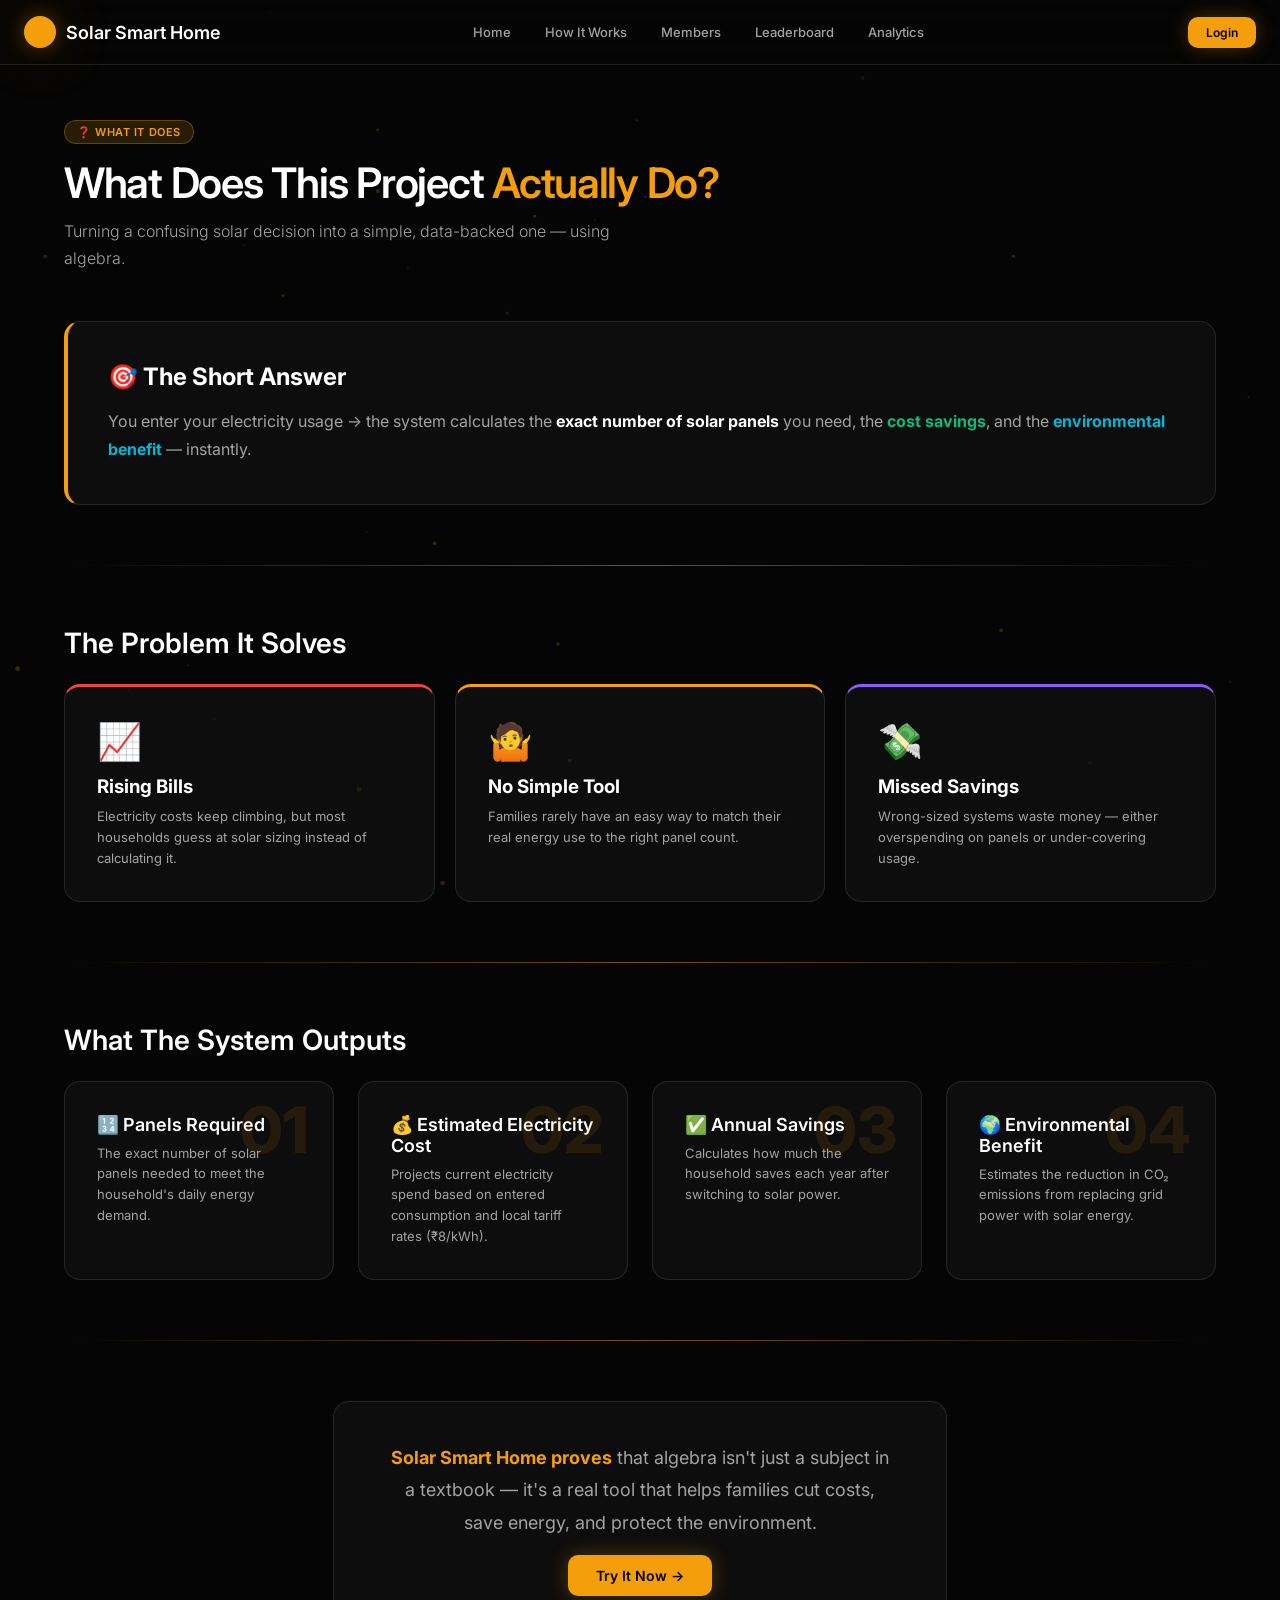
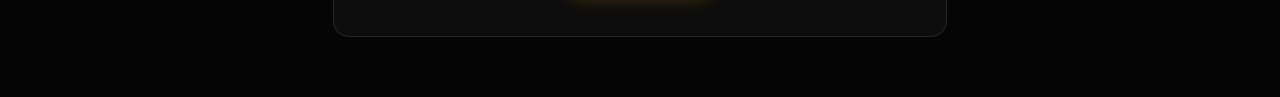
<file: what-it-does.html>
<!DOCTYPE html>
<html lang="en">
<head>
<meta charset="UTF-8"><meta name="viewport" content="width=device-width,initial-scale=1.0">
<title>What Does This Project Do - Solar Smart Home</title>
<link rel="stylesheet" href="style.css">
</head>
<body>
<nav class="nav">
  <div class="nav-logo"><div class="sun"></div>Solar Smart Home</div>
  <button class="mobile-toggle" onclick="APP.mobileToggle()">☰</button>
  <div class="nav-links">
    <a href="index.html">Home</a><a href="how-it-extracts.html">How It Works</a><a href="members.html">Members</a>
    <a href="leaderboard.html">Leaderboard</a><a href="graphs.html">Analytics</a>
  </div>
  <div class="nav-user">
    <span class="nav-username"></span>
    <a href="login.html" class="btn btn-primary btn-sm auth-link">Login</a>
    <a href="dashboard.html" class="btn btn-secondary btn-sm user-link hidden">Dashboard</a>
    <button onclick="APP.logout()" class="btn btn-ghost btn-sm user-link hidden">Logout</button>
  </div>
</nav>

<div class="container">
  <div class="page-header fade-up">
    <div class="badge badge-amber">❓ What It Does</div>
    <h1 class="section-title">What Does This Project <span class="text-accent">Actually Do?</span></h1>
    <p class="section-sub">Turning a confusing solar decision into a simple, data-backed one — using algebra.</p>
  </div>
  <div class="card fade-up" style="padding:40px;margin-bottom:32px;border-left:4px solid var(--accent)">
    <h2 style="font-size:24px;margin-bottom:16px">🎯 The Short Answer</h2>
    <p style="font-size:16px;line-height:1.8;color:var(--text2)">You enter your electricity usage → the system calculates the <strong style="color:var(--text)">exact number of solar panels</strong> you need, the <strong style="color:var(--green)">cost savings</strong>, and the <strong style="color:#06b6d4">environmental benefit</strong> — instantly.</p>
  </div>
  <div class="glow-line"></div>
  <h2 style="font-size:28px;font-weight:600;margin-bottom:24px" class="fade-up fade-up-d1">The Problem It Solves</h2>
  <div class="card-grid fade-up fade-up-d2">
    <div class="card" style="border-top:3px solid var(--red)"><div style="font-size:36px;margin-bottom:12px">📈</div><h3 style="margin-bottom:8px">Rising Bills</h3><p style="font-size:13px;color:var(--text2);line-height:1.6">Electricity costs keep climbing, but most households guess at solar sizing instead of calculating it.</p></div>
    <div class="card" style="border-top:3px solid var(--accent)"><div style="font-size:36px;margin-bottom:12px">🤷</div><h3 style="margin-bottom:8px">No Simple Tool</h3><p style="font-size:13px;color:var(--text2);line-height:1.6">Families rarely have an easy way to match their real energy use to the right panel count.</p></div>
    <div class="card" style="border-top:3px solid #8b5cf6"><div style="font-size:36px;margin-bottom:12px">💸</div><h3 style="margin-bottom:8px">Missed Savings</h3><p style="font-size:13px;color:var(--text2);line-height:1.6">Wrong-sized systems waste money — either overspending on panels or under-covering usage.</p></div>
  </div>
  <div class="glow-line"></div>
  <h2 style="font-size:28px;font-weight:600;margin-bottom:24px" class="fade-up fade-up-d3">What The System Outputs</h2>
  <div class="steps fade-up fade-up-d4">
    <div class="card step"><h3>🔢 Panels Required</h3><p>The exact number of solar panels needed to meet the household's daily energy demand.</p></div>
    <div class="card step"><h3>💰 Estimated Electricity Cost</h3><p>Projects current electricity spend based on entered consumption and local tariff rates (₹8/kWh).</p></div>
    <div class="card step"><h3>✅ Annual Savings</h3><p>Calculates how much the household saves each year after switching to solar power.</p></div>
    <div class="card step"><h3>🌍 Environmental Benefit</h3><p>Estimates the reduction in CO₂ emissions from replacing grid power with solar energy.</p></div>
  </div>
  <div class="glow-line"></div>
  <div class="text-center fade-up">
    <div class="card" style="display:inline-block;padding:40px 56px">
      <p style="font-size:18px;color:var(--text2);line-height:1.8;max-width:500px"><strong style="color:var(--accent)">Solar Smart Home proves</strong> that algebra isn't just a subject in a textbook — it's a real tool that helps families cut costs, save energy, and protect the environment.</p>
      <a href="register.html" class="btn btn-primary mt-4">Try It Now →</a>
    </div>
  </div>
</div>

<script src="app.js"></script>
</body>
</html>
</file>
<file: style.css>
@import url('https://fonts.googleapis.com/css2?family=Inter:wght@300;400;500;600;700&display=swap');
:root{--bg:#050505;--bg2:#0a0a0a;--card:rgba(23,23,23,.5);--text:#fff;--text2:#a3a3a3;--muted:#737373;--accent:#f59e0b;--accent-l:#fbbf24;--accent-d:#d97706;--glow:rgba(245,158,11,.3);--green:#10b981;--green-g:rgba(16,185,129,.3);--red:#ef4444;--red-g:rgba(239,68,68,.3);--border:rgba(255,255,255,.1);--border-a:rgba(245,158,11,.3);--radius:16px;--radius-s:10px}
*{margin:0;padding:0;box-sizing:border-box}
html{scroll-behavior:smooth}
body{font-family:'Inter',sans-serif;background:var(--bg);color:var(--text);min-height:100vh;overflow-x:hidden}
::-webkit-scrollbar{width:6px}::-webkit-scrollbar-track{background:var(--bg)}::-webkit-scrollbar-thumb{background:#333;border-radius:3px}
a{color:inherit;text-decoration:none}
.nav{position:fixed;top:0;left:0;right:0;z-index:1000;padding:16px 24px;display:flex;align-items:center;justify-content:space-between;backdrop-filter:blur(24px);background:rgba(5,5,5,.8);border-bottom:1px solid var(--border)}
.nav-logo{display:flex;align-items:center;gap:10px;font-weight:600;font-size:18px}
.nav-logo .sun{width:32px;height:32px;background:var(--accent);border-radius:50%;box-shadow:0 0 20px var(--glow),0 0 60px var(--glow);animation:pulse-sun 2s ease-in-out infinite}
.nav-links{display:flex;gap:6px;flex-wrap:wrap;justify-content:center}
.nav-links a{padding:8px 14px;border-radius:var(--radius-s);font-size:13px;font-weight:500;color:var(--text2);transition:all .3s}
.nav-links a:hover,.nav-links a.active{color:var(--accent);background:rgba(245,158,11,.1)}
.nav-user{display:flex;align-items:center;gap:12px}
.nav-user span{font-size:13px;color:var(--accent)}
.btn{display:inline-flex;align-items:center;gap:8px;padding:12px 28px;border-radius:var(--radius-s);font-size:14px;font-weight:600;cursor:pointer;border:none;transition:all .3s;position:relative;overflow:hidden}
.btn-primary{background:var(--accent);color:#000;box-shadow:0 0 20px var(--glow)}
.btn-primary:hover{background:var(--accent-l);box-shadow:0 0 40px var(--glow);transform:translateY(-2px)}
.btn-secondary{background:transparent;color:var(--accent);border:1px solid var(--border-a)}
.btn-secondary:hover{background:rgba(245,158,11,.1);border-color:var(--accent)}
.btn-danger{background:var(--red);color:#fff}
.btn-danger:hover{box-shadow:0 0 30px var(--red-g)}
.btn-sm{padding:8px 18px;font-size:12px}
.btn-ghost{background:transparent;color:var(--text2);border:1px solid var(--border)}
.btn-ghost:hover{color:var(--text);border-color:rgba(255,255,255,.3)}
.container{max-width:1200px;margin:0 auto;padding:120px 24px 60px}
.container-sm{max-width:500px;margin:0 auto;padding:120px 24px 60px}
.section-title{font-size:42px;font-weight:600;letter-spacing:-.03em;line-height:1.1;margin-bottom:12px}
.section-sub{font-size:16px;color:var(--text2);font-weight:300;line-height:1.7;max-width:600px}
.card{background:var(--card);border:1px solid var(--border);border-radius:var(--radius);padding:32px;backdrop-filter:blur(12px);transition:all .4s}
.card:hover{border-color:var(--border-a);box-shadow:0 0 40px -10px var(--glow);transform:translateY(-4px)}
.card-grid{display:grid;grid-template-columns:repeat(auto-fit,minmax(280px,1fr));gap:20px}
.input-group{margin-bottom:20px}
.input-group label{display:block;font-size:13px;font-weight:500;color:var(--text2);margin-bottom:8px}
.input-group input,.input-group select,.input-group textarea{width:100%;padding:14px 18px;background:rgba(255,255,255,.05);border:1px solid var(--border);border-radius:var(--radius-s);color:var(--text);font-size:14px;font-family:inherit;transition:all .3s;outline:none}
.input-group input:focus,.input-group select:focus{border-color:var(--accent);box-shadow:0 0 0 3px rgba(245,158,11,.15)}
.input-group input::placeholder{color:var(--muted)}
.badge{display:inline-flex;align-items:center;gap:4px;padding:4px 12px;border-radius:100px;font-size:11px;font-weight:600;text-transform:uppercase;letter-spacing:.05em}
.badge-amber{background:rgba(245,158,11,.15);color:var(--accent);border:1px solid rgba(245,158,11,.3)}
.badge-green{background:rgba(16,185,129,.15);color:var(--green);border:1px solid rgba(16,185,129,.3)}
.badge-red{background:rgba(239,68,68,.15);color:var(--red);border:1px solid rgba(239,68,68,.3)}
.badge-white{background:rgba(255,255,255,.1);color:var(--text2);border:1px solid var(--border)}
.table-wrap{overflow-x:auto;border:1px solid var(--border);border-radius:var(--radius)}
table{width:100%;border-collapse:collapse}
th{background:rgba(255,255,255,.05);padding:14px 18px;text-align:left;font-size:12px;font-weight:600;color:var(--text2);text-transform:uppercase;letter-spacing:.05em;border-bottom:1px solid var(--border)}
td{padding:14px 18px;font-size:13px;border-bottom:1px solid rgba(255,255,255,.05);color:var(--text2)}
tr:hover td{background:rgba(255,255,255,.02);color:var(--text)}
.toast-container{position:fixed;top:80px;right:24px;z-index:9999;display:flex;flex-direction:column;gap:10px}
.toast{padding:16px 24px;border-radius:var(--radius-s);font-size:13px;font-weight:500;backdrop-filter:blur(12px);animation:slideIn .4s ease;min-width:280px;display:flex;align-items:center;gap:10px}
.toast-success{background:rgba(16,185,129,.15);border:1px solid rgba(16,185,129,.3);color:var(--green)}
.toast-error{background:rgba(239,68,68,.15);border:1px solid rgba(239,68,68,.3);color:var(--red)}
.toast-info{background:rgba(245,158,11,.15);border:1px solid rgba(245,158,11,.3);color:var(--accent)}
.hero{min-height:100vh;display:flex;align-items:center;justify-content:center;text-align:center;position:relative;overflow:hidden}
.hero-bg{position:absolute;inset:0;background:radial-gradient(ellipse at 50% 20%,rgba(245,158,11,.08),transparent 60%)}
.hero h1{font-size:72px;font-weight:600;letter-spacing:-.04em;line-height:1;margin-bottom:24px;position:relative}
.hero h1 .accent{color:var(--accent);text-shadow:0 0 40px var(--glow)}
.hero p{font-size:18px;color:var(--text2);font-weight:300;max-width:600px;margin:0 auto 40px;line-height:1.7}
.hero-buttons{display:flex;gap:16px;justify-content:center;flex-wrap:wrap}
.stat-grid{display:grid;grid-template-columns:repeat(auto-fit,minmax(200px,1fr));gap:16px;margin:40px 0}
.stat-box{text-align:center;padding:28px 20px;background:var(--card);border:1px solid var(--border);border-radius:var(--radius)}
.stat-box .num{font-size:36px;font-weight:700;color:var(--accent);line-height:1}
.stat-box .label{font-size:12px;color:var(--muted);margin-top:8px;text-transform:uppercase;letter-spacing:.05em}
.glow-line{height:1px;background:linear-gradient(to right,transparent,var(--accent),transparent);margin:60px 0;opacity:.5}
.chart-container{position:relative;background:var(--card);border:1px solid var(--border);border-radius:var(--radius);padding:24px;margin-bottom:24px}
.chart-container h3{font-size:16px;font-weight:600;margin-bottom:16px}
.page-header{margin-bottom:48px}
.page-header .badge{margin-bottom:16px}
.member-card{text-align:center;padding:40px 28px}
.member-card .avatar{width:100px;height:100px;border-radius:50%;margin:0 auto 20px;display:flex;align-items:center;justify-content:center;font-size:36px;font-weight:700;background:linear-gradient(135deg,var(--accent-d),var(--accent));color:#000;box-shadow:0 0 30px var(--glow)}
.member-card h3{font-size:20px;font-weight:600;margin-bottom:4px}
.member-card .role{color:var(--accent);font-size:13px;font-weight:500;margin-bottom:12px}
.member-card p{font-size:13px;color:var(--text2);line-height:1.6}
.leaderboard-row{display:grid;grid-template-columns:60px 1fr 150px 120px 100px;align-items:center;padding:16px 20px;border-bottom:1px solid rgba(255,255,255,.05);transition:all .3s}
.leaderboard-row:hover{background:rgba(245,158,11,.05)}
.leaderboard-row .rank{font-size:18px;font-weight:700;color:var(--muted)}
.leaderboard-row .rank.top{color:var(--accent)}
.leaderboard-row .user-info{display:flex;align-items:center;gap:12px}
.leaderboard-row .user-info .flag{font-size:24px}
.leaderboard-row .user-info .name{font-size:14px;font-weight:500}
.leaderboard-row .user-info .id{font-size:11px;color:var(--muted)}
.leaderboard-row .current{font-size:16px;font-weight:600;color:var(--accent)}
.leaderboard-row .panels{font-size:13px;color:var(--text2)}
.leaderboard-row .status{font-size:11px}
.leaderboard-header{display:grid;grid-template-columns:60px 1fr 150px 120px 100px;padding:12px 20px;background:rgba(255,255,255,.03);border-bottom:1px solid var(--border);font-size:11px;font-weight:600;color:var(--muted);text-transform:uppercase;letter-spacing:.05em}
.gauge{width:200px;height:200px;border-radius:50%;border:8px solid rgba(255,255,255,.1);position:relative;display:flex;align-items:center;justify-content:center;margin:0 auto}
.gauge .value{font-size:42px;font-weight:700;color:var(--accent)}
.gauge .unit{font-size:14px;color:var(--muted)}
.gauge.warning{border-color:var(--red);box-shadow:0 0 40px var(--red-g)}
.gauge.safe{border-color:var(--green);box-shadow:0 0 40px var(--green-g)}
.admin-stat{display:grid;grid-template-columns:repeat(auto-fit,minmax(240px,1fr));gap:16px;margin-bottom:32px}
.admin-stat .card{padding:24px;display:flex;align-items:center;gap:16px}
.admin-stat .icon{width:48px;height:48px;border-radius:12px;display:flex;align-items:center;justify-content:center;font-size:20px;flex-shrink:0}
.admin-stat .info h4{font-size:12px;color:var(--muted);text-transform:uppercase;letter-spacing:.05em}
.admin-stat .info .val{font-size:28px;font-weight:700}
.matrix-bg{position:fixed;inset:0;opacity:.03;z-index:0;pointer-events:none;background:repeating-linear-gradient(0deg,transparent,transparent 2px,rgba(245,158,11,.1) 2px,rgba(245,158,11,.1) 3px),repeating-linear-gradient(90deg,transparent,transparent 2px,rgba(245,158,11,.05) 2px,rgba(245,158,11,.05) 3px)}
.steps{display:grid;grid-template-columns:repeat(auto-fit,minmax(250px,1fr));gap:24px;counter-reset:step}
.step{padding:32px;position:relative;counter-increment:step}
.step::before{content:counter(step,decimal-leading-zero);font-size:64px;font-weight:800;color:rgba(245,158,11,.1);position:absolute;top:16px;right:24px;line-height:1}
.step h3{font-size:18px;font-weight:600;margin-bottom:8px}
.step p{font-size:13px;color:var(--text2);line-height:1.6}
.formula-box{background:rgba(245,158,11,.05);border:1px solid var(--border-a);border-radius:var(--radius);padding:32px;text-align:center;margin:32px 0}
.formula-box .formula{font-size:28px;font-weight:600;color:var(--accent);font-family:monospace;letter-spacing:.02em}
.formula-box .desc{font-size:13px;color:var(--text2);margin-top:12px}
.confetti{position:fixed;top:0;left:0;width:100%;height:100%;pointer-events:none;z-index:9998}
.typing{border-right:2px solid var(--accent);animation:blink .8s step-end infinite}
@keyframes pulse-sun{0%,100%{box-shadow:0 0 20px var(--glow),0 0 60px var(--glow)}50%{box-shadow:0 0 30px var(--glow),0 0 80px var(--glow),0 0 120px rgba(245,158,11,.1)}}
@keyframes slideIn{from{transform:translateX(100%);opacity:0}to{transform:translateX(0);opacity:1}}
@keyframes slideOut{from{transform:translateX(0);opacity:1}to{transform:translateX(100%);opacity:0}}
@keyframes fadeUp{from{opacity:0;transform:translateY(30px)}to{opacity:1;transform:translateY(0)}}
@keyframes blink{50%{border-color:transparent}}
@keyframes float{0%,100%{transform:translateY(0)}50%{transform:translateY(-20px)}}
@keyframes spin-slow{from{transform:rotate(0)}to{transform:rotate(360deg)}}
@keyframes glow-pulse{0%,100%{opacity:.5}50%{opacity:1}}
@keyframes shake{0%,100%{transform:translateX(0)}25%{transform:translateX(-5px)}75%{transform:translateX(5px)}}
@keyframes rainbow{0%{filter:hue-rotate(0)}100%{filter:hue-rotate(360deg)}}
.fade-up{animation:fadeUp .8s ease both}
.fade-up-d1{animation-delay:.1s}.fade-up-d2{animation-delay:.2s}.fade-up-d3{animation-delay:.3s}.fade-up-d4{animation-delay:.4s}.fade-up-d5{animation-delay:.5s}
.hidden{display:none!important}
.text-accent{color:var(--accent)}.text-green{color:var(--green)}.text-red{color:var(--red)}.text-muted{color:var(--muted)}.text-center{text-align:center}.mt-4{margin-top:16px}.mt-8{margin-top:32px}.mb-4{margin-bottom:16px}.mb-8{margin-bottom:32px}.gap-4{gap:16px}.flex{display:flex}.flex-col{flex-direction:column}.items-center{align-items:center}.justify-center{justify-content:center}.justify-between{justify-content:space-between}.flex-wrap{flex-wrap:wrap}.w-full{width:100%}
@media(max-width:768px){.hero h1{font-size:40px}.section-title{font-size:28px}.nav-links{display:none}.container{padding:100px 16px 40px}.leaderboard-row,.leaderboard-header{grid-template-columns:40px 1fr 100px;font-size:12px}.leaderboard-row .panels,.leaderboard-header :nth-child(4),.leaderboard-row .status,.leaderboard-header :nth-child(5){display:none}.stat-grid{grid-template-columns:repeat(2,1fr)}.steps{grid-template-columns:1fr}}
.mobile-toggle{display:none;background:none;border:none;color:var(--text);font-size:24px;cursor:pointer}
@media(max-width:768px){.mobile-toggle{display:block}.nav-links.open{display:flex;position:absolute;top:100%;left:0;right:0;background:rgba(5,5,5,.95);padding:16px;flex-direction:column;border-bottom:1px solid var(--border)}}
.prediction-bar{height:24px;border-radius:12px;overflow:hidden;background:rgba(255,255,255,.05);position:relative}
.prediction-bar .fill{height:100%;border-radius:12px;transition:width 1s ease;position:relative}
.prediction-bar .fill::after{content:'';position:absolute;inset:0;background:linear-gradient(90deg,transparent,rgba(255,255,255,.2),transparent);animation:shimmer 2s infinite}
@keyframes shimmer{0%{transform:translateX(-100%)}100%{transform:translateX(100%)}}
.result-card{background:linear-gradient(135deg,rgba(245,158,11,.1),rgba(245,158,11,.02));border:1px solid var(--border-a);border-radius:var(--radius);padding:28px;text-align:center}
.result-card .big-num{font-size:56px;font-weight:700;color:var(--accent);line-height:1}
.result-card .big-label{font-size:13px;color:var(--text2);margin-top:8px}
.admin-tabs{display:flex;gap:4px;margin-bottom:24px;background:rgba(255,255,255,.03);padding:4px;border-radius:var(--radius-s);border:1px solid var(--border)}
.admin-tab{padding:10px 20px;border-radius:8px;font-size:13px;font-weight:500;cursor:pointer;color:var(--text2);transition:all .3s;border:none;background:none}
.admin-tab.active{background:var(--accent);color:#000}
.admin-tab:hover:not(.active){color:var(--text)}
.warning-flash{animation:shake .5s ease;background:rgba(239,68,68,.1)!important;border-color:var(--red)!important}
.solar-float{position:absolute;font-size:120px;opacity:.03;animation:float 6s ease-in-out infinite;pointer-events:none}
</file>
